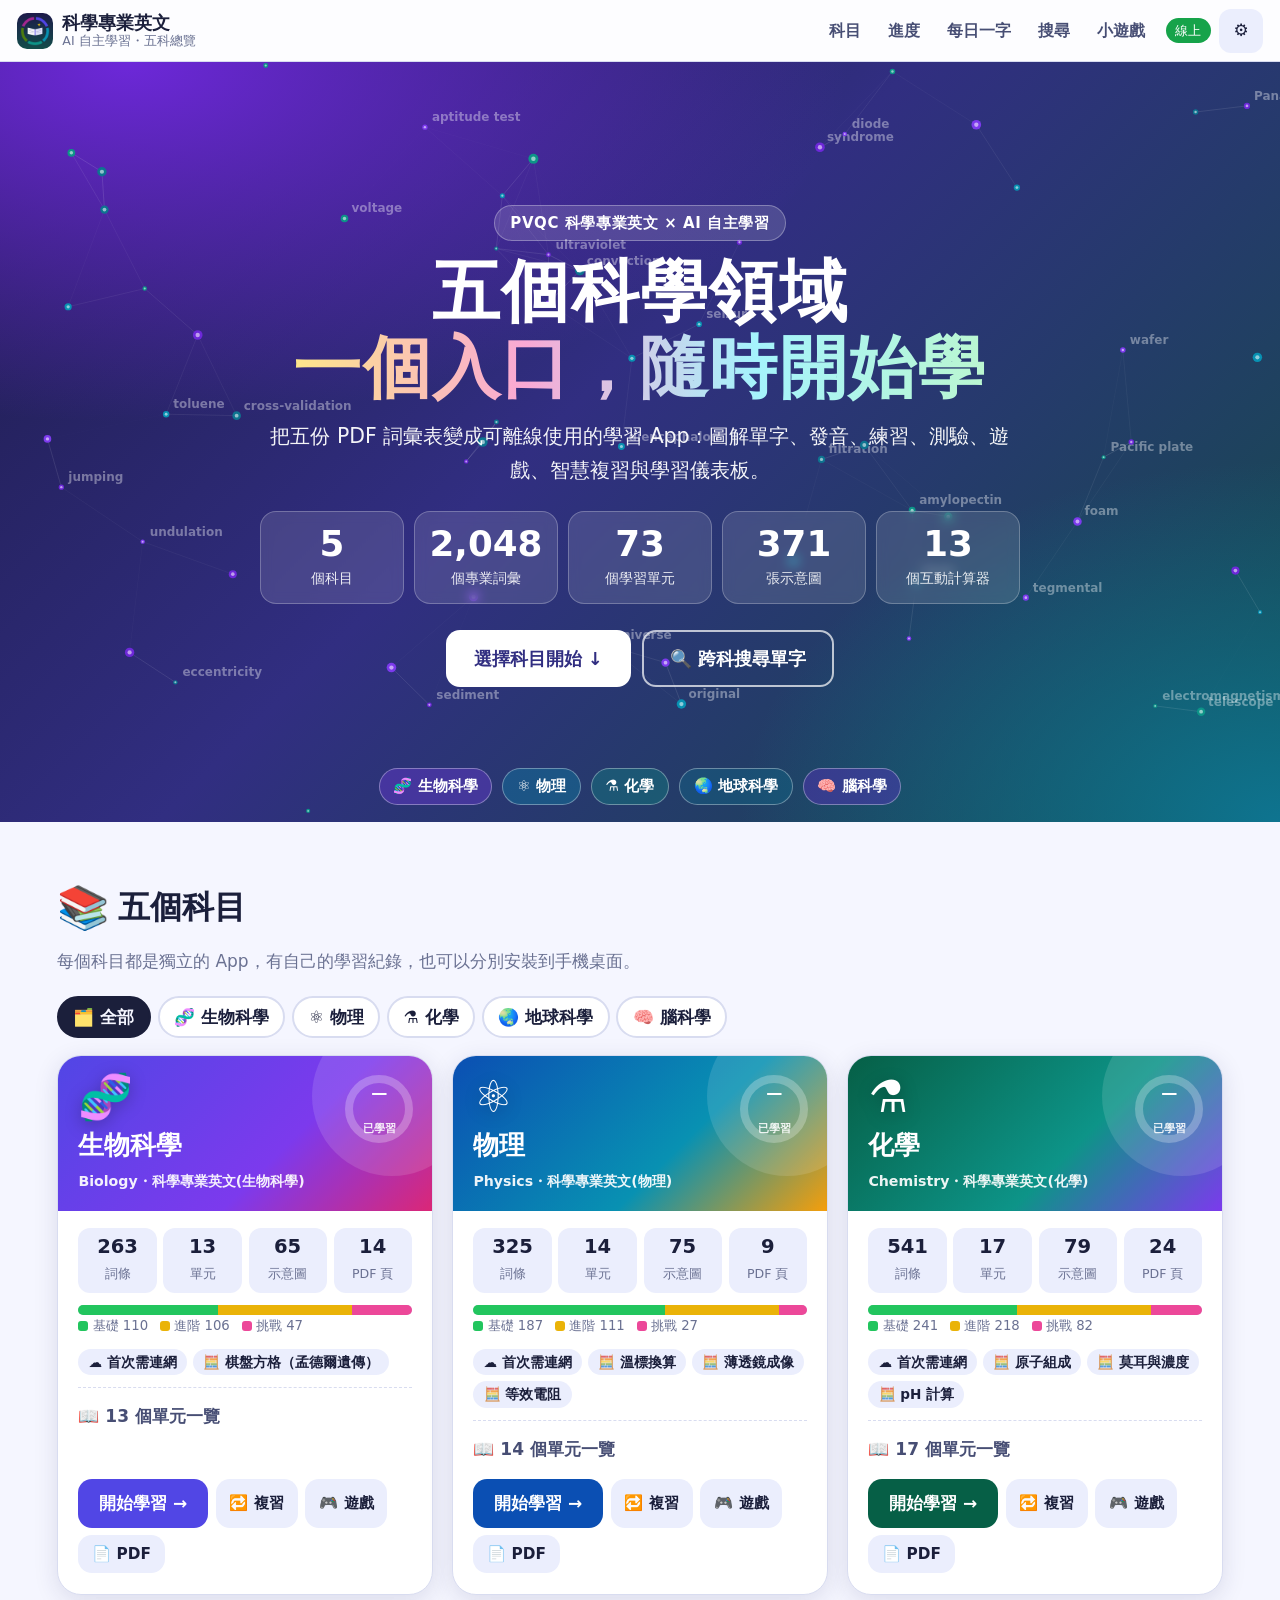
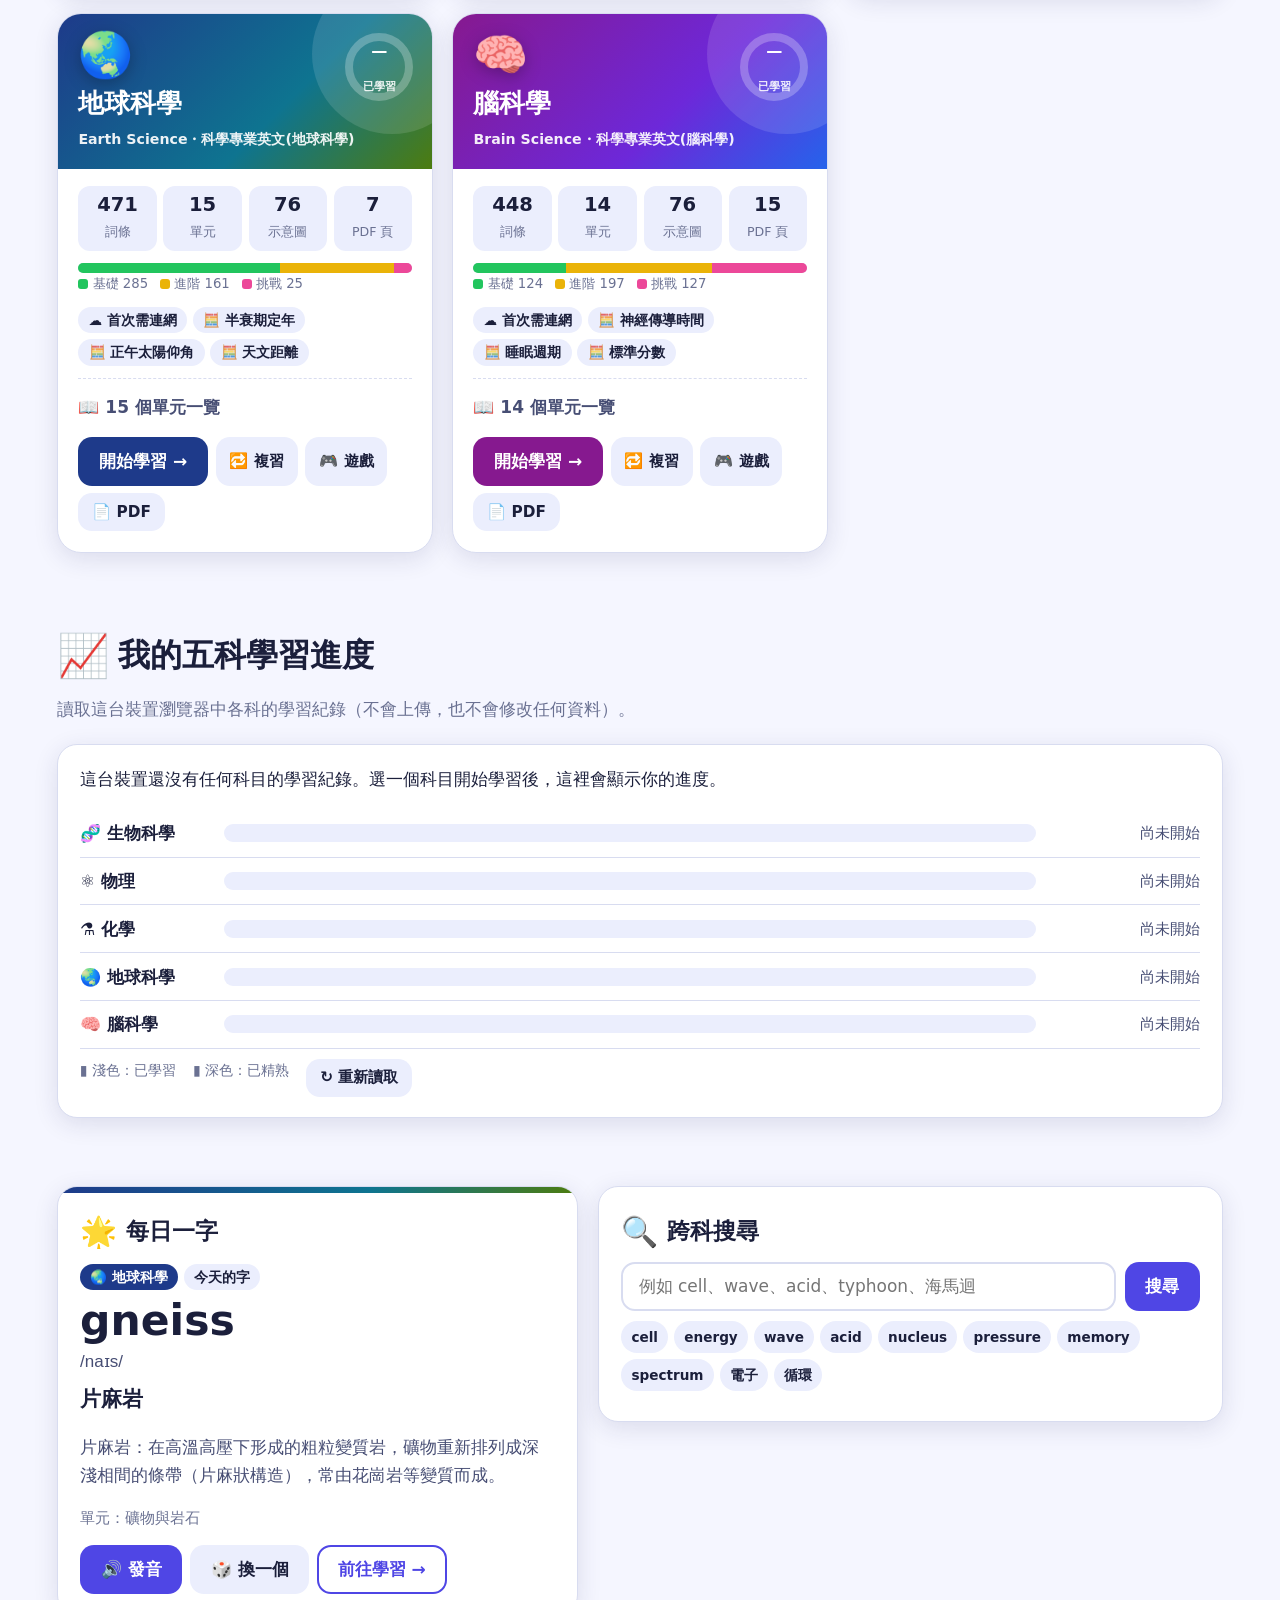
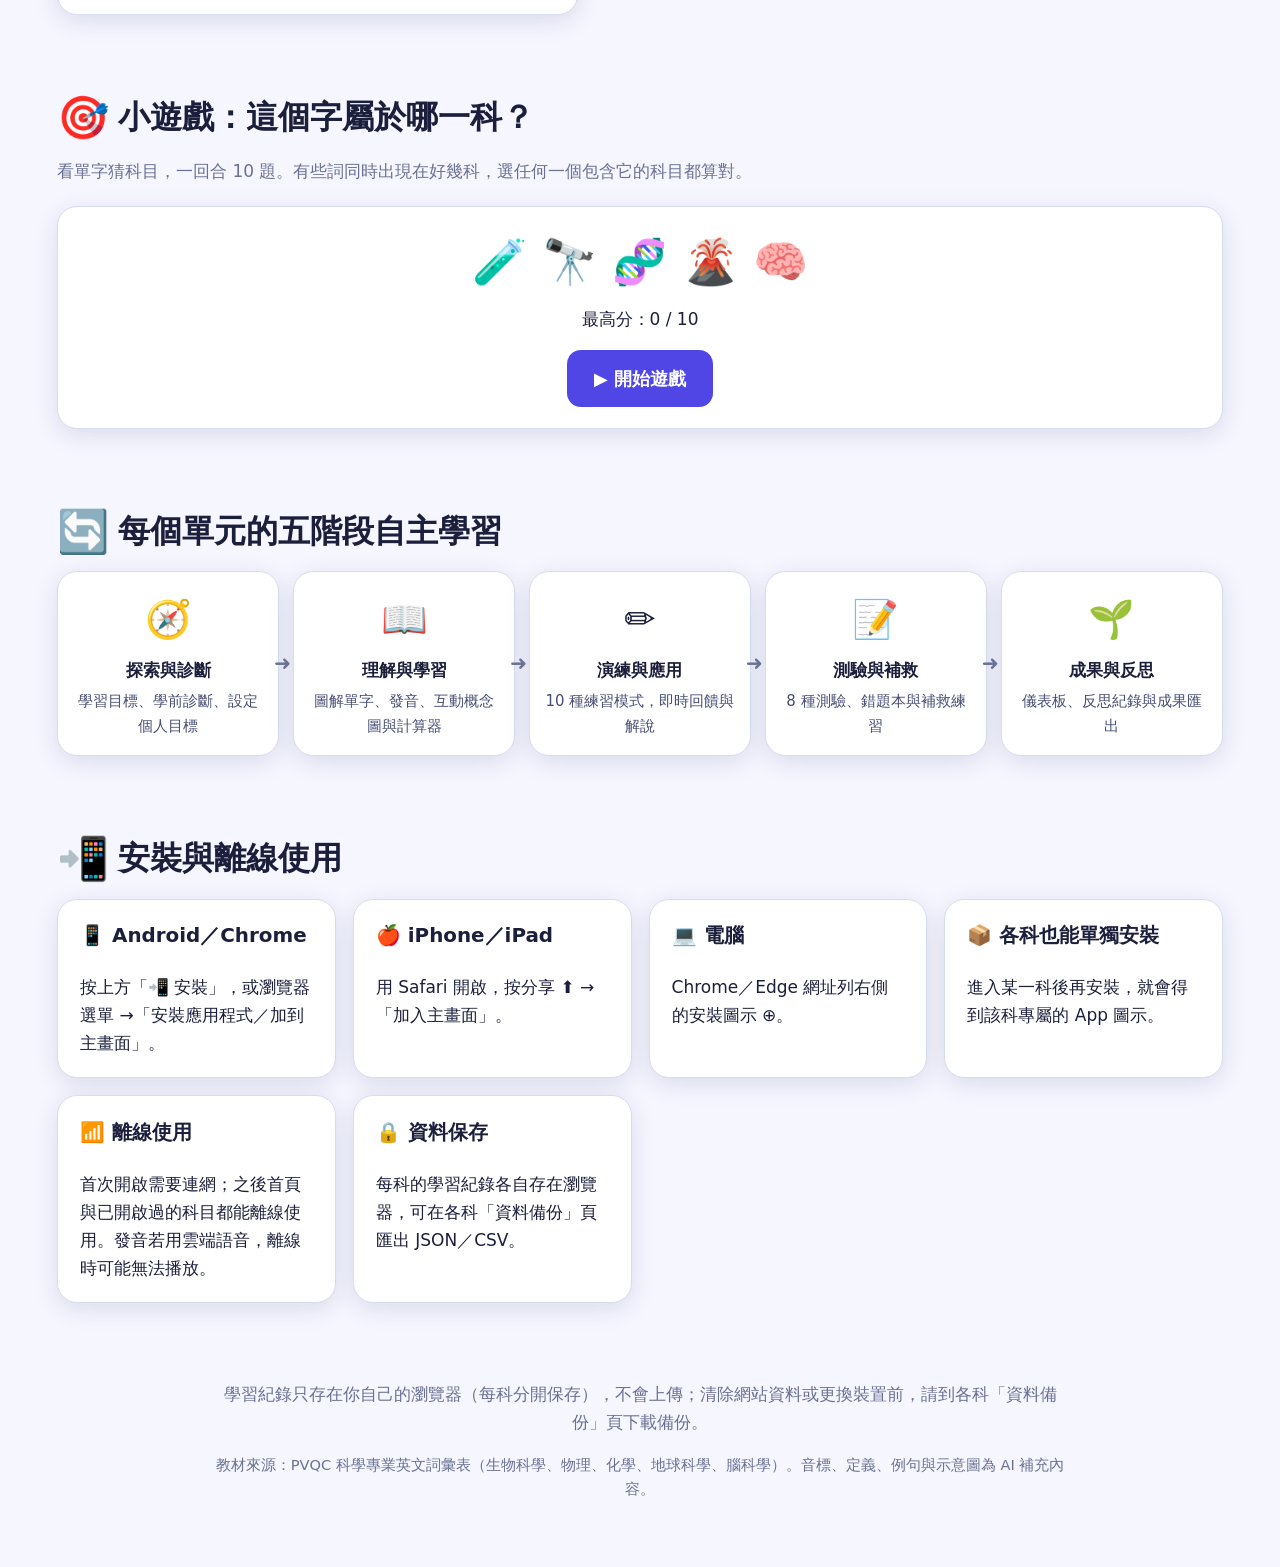
<file: index.html>
<!doctype html>
<html lang="zh-Hant-TW">
<head>
<meta charset="utf-8">
<meta name="viewport" content="width=device-width, initial-scale=1, viewport-fit=cover">
<title>科學專業英文 AI 自主學習｜五科總覽</title>
<meta name="description" content="生物科學、物理、化學、地球科學、腦科學五科專業英文自主學習 App 的總覽首頁：跨科搜尋、每日一字、學習進度與小遊戲，可安裝、可離線使用。">
<meta name="theme-color" content="#312e81">
<link rel="manifest" href="manifest.webmanifest">
<link rel="icon" href="icons/icon-192.png" type="image/png">
<link rel="apple-touch-icon" href="icons/apple-touch-icon.png">
<link rel="stylesheet" href="css/hub.css">
</head>
<body>
<a class="skip" href="#main" data-i18n="skip">跳到主要內容</a>
<header class="top" id="top">
  <a class="brand" href="#hero" aria-label="科學專業英文 AI 自主學習">
    <img src="icons/icon-192.png" alt="" width="36" height="36">
    <span class="brand-text"><b data-i18n="brand">科學專業英文</b><small data-i18n="brandSub">AI 自主學習・五科總覽</small></span>
  </a>
  <nav class="quick" aria-label="頁內導覽" id="quick-nav">
    <a href="#subjects" data-i18n="navSubjects">科目</a>
    <a href="#progress" data-i18n="navProgress">進度</a>
    <a href="#word" data-i18n="navWord">每日一字</a>
    <a href="#search" data-i18n="navSearch">搜尋</a>
    <a href="#game" data-i18n="navGame">小遊戲</a>
  </nav>
  <span class="net" id="net" role="status" aria-live="polite">線上</span>
  <button class="tbtn" id="btn-install" type="button" hidden>📲 <span data-i18n="install">安裝</span></button>
  <button class="tbtn" id="btn-settings" type="button" aria-haspopup="true" aria-expanded="false" aria-controls="settings">⚙️<span class="sr-only" data-i18n="settings">設定</span></button>
  <div class="settings" id="settings" hidden>
    <div class="set-row"><b data-i18n="setLang">語言</b><span class="seg" data-set="lang"><button data-v="zh">中文</button><button data-v="en">English</button></span></div>
    <div class="set-row"><b data-i18n="setTheme">色系</b><span class="seg" data-set="theme"><button data-v="system" data-i18n="system">系統</button><button data-v="light" data-i18n="light">亮色</button><button data-v="dark" data-i18n="dark">暗色</button></span></div>
    <div class="set-row"><b data-i18n="setFont">字體</b><span class="seg" data-set="font"><button data-v="s">A−</button><button data-v="m">A</button><button data-v="l">A+</button></span></div>
    <div class="set-row"><b data-i18n="setSound">音效</b><span class="seg" data-set="sound"><button data-v="on" data-i18n="on">開</button><button data-v="off" data-i18n="off">關</button></span></div>
    <div class="set-row"><b data-i18n="setMotion">動畫</b><span class="seg" data-set="motion"><button data-v="on" data-i18n="on">開</button><button data-v="off" data-i18n="off">關</button></span></div>
  </div>
</header>

<main id="main" tabindex="-1">
  <section class="hero" id="hero" aria-labelledby="hero-title">
    <canvas id="net-canvas" aria-hidden="true"></canvas>
    <div class="hero-inner">
      <p class="eyebrow" data-i18n="eyebrow">PVQC 科學專業英文 × AI 自主學習</p>
      <h1 id="hero-title"><span data-i18n="heroA">五個科學領域</span><br><span class="grad" data-i18n="heroB">一個入口，隨時開始學</span></h1>
      <p class="lead" data-i18n="lead">把五份 PDF 詞彙表變成可離線使用的學習 App：圖解單字、發音、練習、測驗、遊戲、智慧複習與學習儀表板。</p>
      <div class="stats" id="stats" aria-live="polite"></div>
      <div class="cta">
        <a class="btn big" href="#subjects" data-i18n="ctaStart">選擇科目開始 ↓</a>
        <a class="btn big ghost" href="#search" data-i18n="ctaSearch">🔍 跨科搜尋單字</a>
      </div>
    </div>
    <div class="orbit" aria-hidden="true" id="orbit"></div>
  </section>

  <section class="sec" id="subjects" aria-labelledby="sub-title">
    <h2 id="sub-title"><span class="ico">📚</span><span data-i18n="subTitle">五個科目</span></h2>
    <p class="sec-lead" data-i18n="subLead">每個科目都是獨立的 App，有自己的學習紀錄，也可以分別安裝到手機桌面。</p>
    <div class="filter" role="group" aria-label="篩選" id="filter"></div>
    <div class="cards" id="cards"></div>
  </section>

  <section class="sec" id="progress" aria-labelledby="prog-title">
    <h2 id="prog-title"><span class="ico">📈</span><span data-i18n="progTitle">我的五科學習進度</span></h2>
    <p class="sec-lead" data-i18n="progLead">讀取這台裝置瀏覽器中各科的學習紀錄（不會上傳，也不會修改任何資料）。</p>
    <div class="panel" id="prog-panel"></div>
  </section>

  <section class="sec two" aria-label="每日一字與跨科搜尋">
    <div id="word" class="panel word-card" aria-labelledby="word-title">
      <h2 id="word-title"><span class="ico">🌟</span><span data-i18n="wordTitle">每日一字</span></h2>
      <div id="word-body"></div>
    </div>
    <div id="search" class="panel" aria-labelledby="search-title">
      <h2 id="search-title"><span class="ico">🔍</span><span data-i18n="searchTitle">跨科搜尋</span></h2>
      <form id="search-form" role="search" class="search-form">
        <label class="sr-only" for="q" data-i18n="searchLabel">搜尋英文或中文</label>
        <input id="q" type="search" autocomplete="off" placeholder="例如 cell、wave、acid、typhoon、海馬迴">
        <button class="btn" type="submit" data-i18n="go">搜尋</button>
      </form>
      <div class="chips" id="search-hints"></div>
      <div id="results" aria-live="polite"></div>
    </div>
  </section>

  <section class="sec" id="game" aria-labelledby="game-title">
    <h2 id="game-title"><span class="ico">🎯</span><span data-i18n="gameTitle">小遊戲：這個字屬於哪一科？</span></h2>
    <p class="sec-lead" data-i18n="gameLead">看單字猜科目，一回合 10 題。有些詞同時出現在好幾科，選任何一個包含它的科目都算對。</p>
    <div class="panel" id="game-panel"></div>
  </section>

  <section class="sec" id="flow" aria-labelledby="flow-title">
    <h2 id="flow-title"><span class="ico">🔄</span><span data-i18n="flowTitle">每個單元的五階段自主學習</span></h2>
    <ol class="flow" id="flow-list"></ol>
  </section>

  <section class="sec" id="install" aria-labelledby="inst-title">
    <h2 id="inst-title"><span class="ico">📲</span><span data-i18n="instTitle">安裝與離線使用</span></h2>
    <div class="grid3" id="inst-grid"></div>
  </section>
</main>

<footer class="foot">
  <p data-i18n="foot1">學習紀錄只存在你自己的瀏覽器（每科分開保存），不會上傳；清除網站資料或更換裝置前，請到各科「資料備份」頁下載備份。</p>
  <p class="small" data-i18n="foot2">教材來源：PVQC 科學專業英文詞彙表（生物科學、物理、化學、地球科學、腦科學）。音標、定義、例句與示意圖為 AI 補充內容。</p>
</footer>
<div class="toast-box" id="toasts" aria-live="polite"></div>
<script type="module" src="js/hub.js"></script>
</body>
</html>
</file>
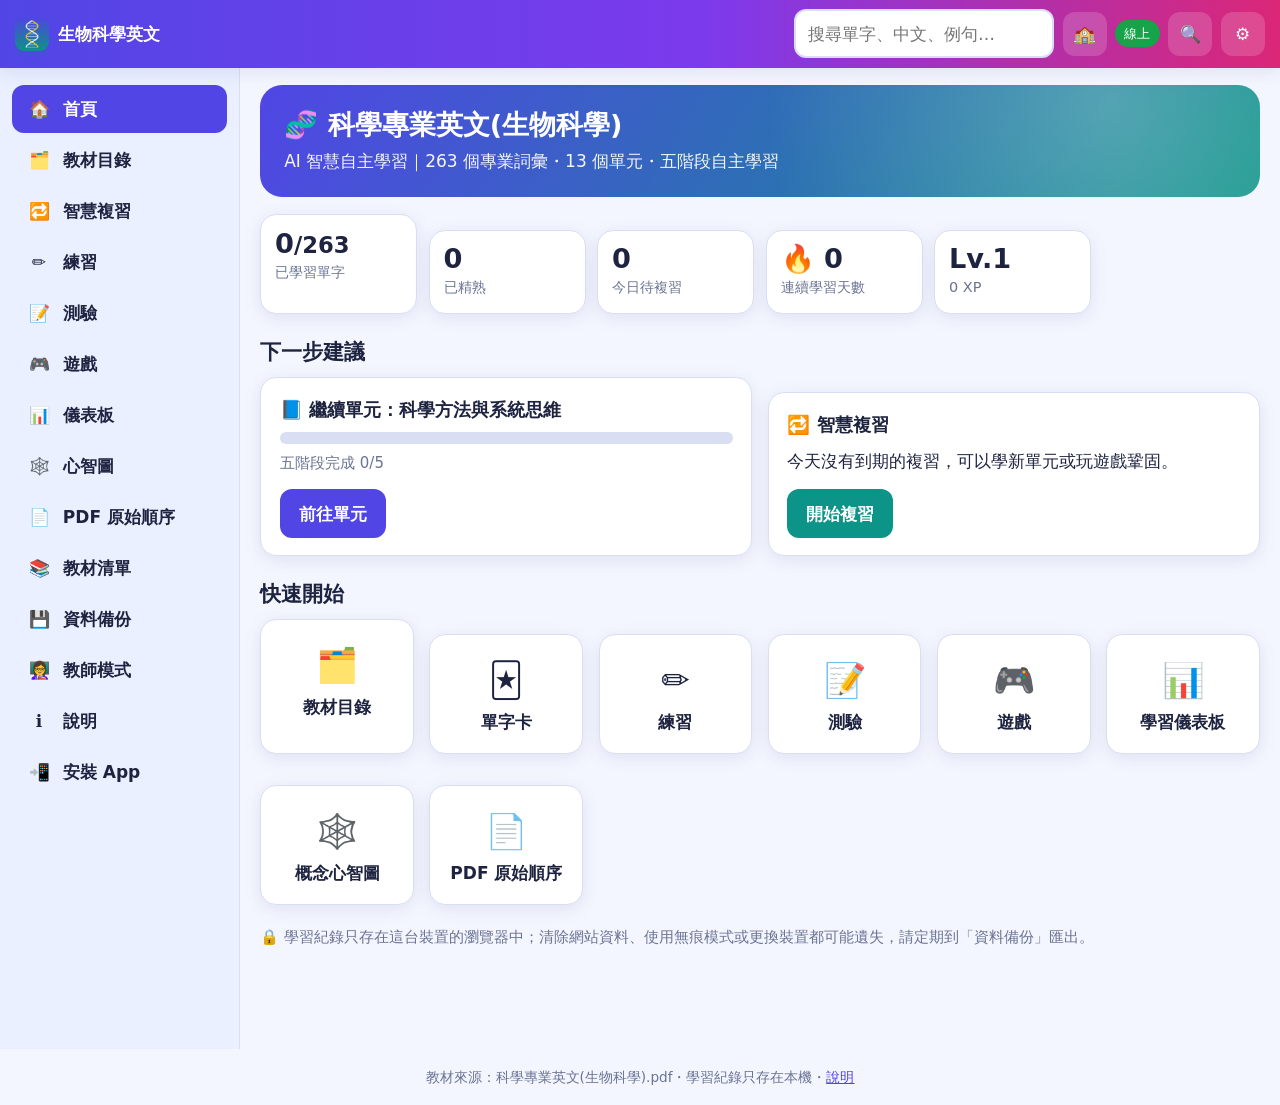
<file: biology/index.html>
<!doctype html>
<html lang="zh-Hant-TW">
<head>
<meta charset="utf-8">
<meta name="viewport" content="width=device-width, initial-scale=1, viewport-fit=cover">
<title>生物科學英文 AI 自主學習</title>
<meta name="description" content="將《科學專業英文(生物科學)》PDF 詞彙表轉換成可離線使用的自主學習 App：單字卡、發音、練習、測驗、遊戲、智慧複習與學習儀表板。">
<meta name="theme-color" content="#5146e5">
<link rel="manifest" href="manifest.webmanifest">
<link rel="icon" href="icons/icon-192.png" type="image/png">
<link rel="apple-touch-icon" href="icons/apple-touch-icon.png">
<link rel="stylesheet" href="css/app.css">
</head>
<body>
<a class="skip" href="#view" id="skip-link">跳到主要內容</a>
<div id="frame">
  <div class="device-badge" id="device-badge" role="status"></div>
  <header class="top">
    <a class="brand" href="#/" aria-label="回首頁">
      <img src="icons/icon-192.png" alt="">
      <span id="brand-title">生物科學英文</span>
    </a>
    <span class="spacer"></span>
    <form class="search-top" id="search-form" role="search">
      <label class="sr-only" for="search-input" id="search-label">全文搜尋</label>
      <input id="search-input" type="search" placeholder="搜尋單字、中文、例句…" autocomplete="off">
    </form>
    <a class="icon-btn" id="hub-link" href="../index.html" aria-label="回到科目總覽" title="回到科目總覽（五科首頁）">🏫</a>
    <span class="net" id="net-status" role="status" aria-live="polite">線上</span>
    <button class="icon-btn" id="btn-search-m" type="button" aria-label="搜尋">🔍</button>
    <button class="icon-btn" id="btn-settings" type="button" aria-label="顯示與操作設定" aria-haspopup="dialog">⚙️</button>
  </header>
  <div class="layout">
    <nav class="side" id="side-nav" aria-label="主選單"></nav>
    <div class="content">
    <nav id="crumbs" class="crumbs" aria-label="麵包屑"></nav>
    <main id="view" tabindex="-1">
      <noscript><p>這個 App 需要啟用 JavaScript 才能使用。</p></noscript>
      <p id="boot-msg">載入教材中…</p>
    </main>
    </div>
  </div>
  <nav class="tabbar" id="tab-nav" aria-label="快速選單"></nav>
  <footer class="bottom" id="footer"></footer>
</div>
<div class="toast-box" id="toasts" aria-live="polite"></div>
<dialog id="dlg" aria-labelledby="dlg-title"></dialog>
<script type="module" src="js/app.js"></script>
</body>
</html>
</file>
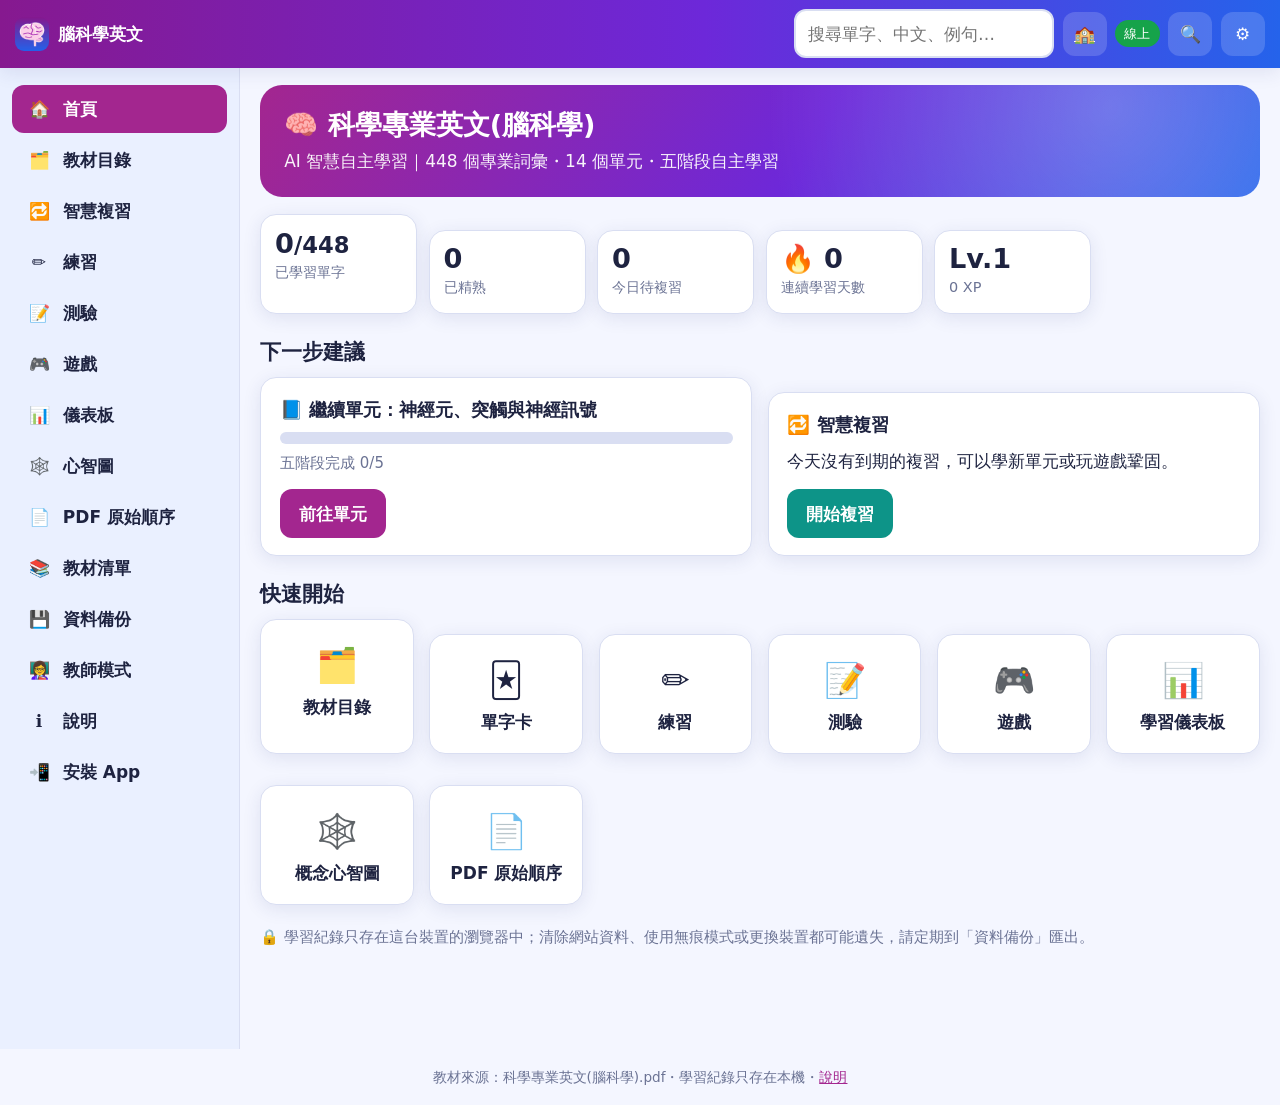
<file: brain-science/index.html>
<!doctype html>
<html lang="zh-Hant-TW">
<head>
<meta charset="utf-8">
<meta name="viewport" content="width=device-width, initial-scale=1, viewport-fit=cover">
<title>腦科學英文 AI 自主學習</title>
<meta name="description" content="將《科學專業英文(腦科學)》PDF 詞彙表轉換成可離線使用的自主學習 App：單字卡、發音、練習、測驗、遊戲、智慧複習與學習儀表板。">
<meta name="theme-color" content="#86198f">
<link rel="manifest" href="manifest.webmanifest">
<link rel="icon" href="icons/icon-192.png" type="image/png">
<link rel="apple-touch-icon" href="icons/apple-touch-icon.png">
<link rel="stylesheet" href="css/app.css">
</head>
<body>
<a class="skip" href="#view" id="skip-link">跳到主要內容</a>
<div id="frame">
  <div class="device-badge" id="device-badge" role="status"></div>
  <header class="top">
    <a class="brand" href="#/" aria-label="回首頁">
      <img src="icons/icon-192.png" alt="">
      <span id="brand-title">腦科學英文</span>
    </a>
    <span class="spacer"></span>
    <form class="search-top" id="search-form" role="search">
      <label class="sr-only" for="search-input" id="search-label">全文搜尋</label>
      <input id="search-input" type="search" placeholder="搜尋單字、中文、例句…" autocomplete="off">
    </form>
    <a class="icon-btn" id="hub-link" href="../index.html" aria-label="回到科目總覽" title="回到科目總覽（五科首頁）">🏫</a>
    <span class="net" id="net-status" role="status" aria-live="polite">線上</span>
    <button class="icon-btn" id="btn-search-m" type="button" aria-label="搜尋">🔍</button>
    <button class="icon-btn" id="btn-settings" type="button" aria-label="顯示與操作設定" aria-haspopup="dialog">⚙️</button>
  </header>
  <div class="layout">
    <nav class="side" id="side-nav" aria-label="主選單"></nav>
    <div class="content">
    <nav id="crumbs" class="crumbs" aria-label="麵包屑"></nav>
    <main id="view" tabindex="-1">
      <noscript><p>這個 App 需要啟用 JavaScript 才能使用。</p></noscript>
      <p id="boot-msg">載入教材中…</p>
    </main>
    </div>
  </div>
  <nav class="tabbar" id="tab-nav" aria-label="快速選單"></nav>
  <footer class="bottom" id="footer"></footer>
</div>
<div class="toast-box" id="toasts" aria-live="polite"></div>
<dialog id="dlg" aria-labelledby="dlg-title"></dialog>
<script type="module" src="js/app.js"></script>
</body>
</html>
</file>
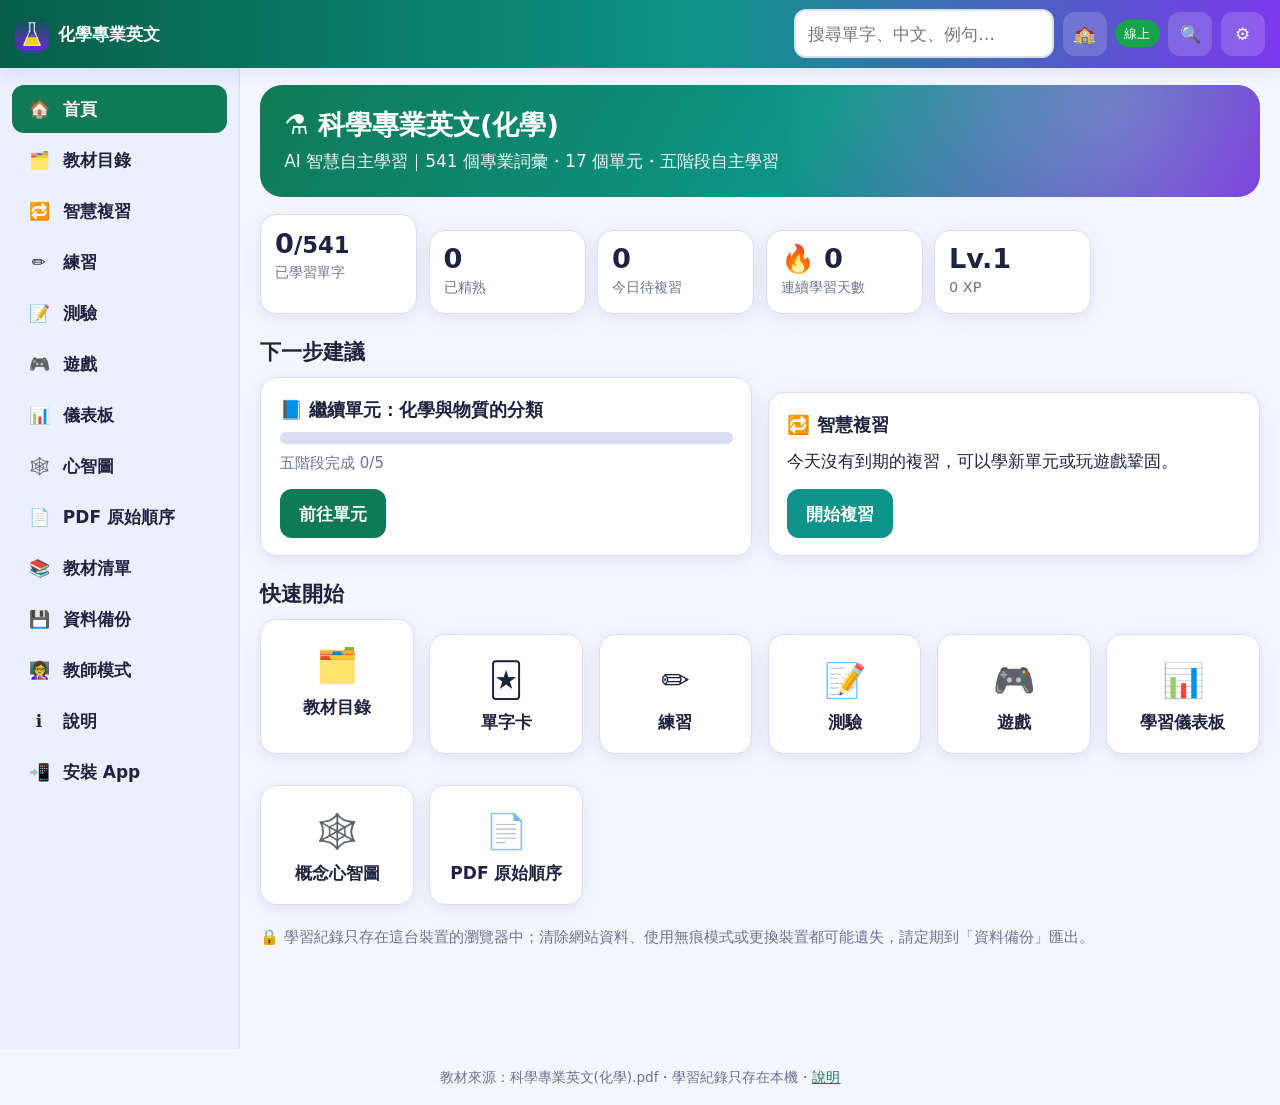
<file: chemistry/index.html>
<!doctype html>
<html lang="zh-Hant-TW">
<head>
<meta charset="utf-8">
<meta name="viewport" content="width=device-width, initial-scale=1, viewport-fit=cover">
<title>化學專業英文 AI 自主學習</title>
<meta name="description" content="將《科學專業英文(化學)》PDF 詞彙表轉換成可離線使用的自主學習 App：單字卡、發音、練習、測驗、遊戲、智慧複習與學習儀表板。">
<meta name="theme-color" content="#0f766e">
<link rel="manifest" href="manifest.webmanifest">
<link rel="icon" href="icons/icon-192.png" type="image/png">
<link rel="apple-touch-icon" href="icons/apple-touch-icon.png">
<link rel="stylesheet" href="css/app.css">
</head>
<body>
<a class="skip" href="#view" id="skip-link">跳到主要內容</a>
<div id="frame">
  <div class="device-badge" id="device-badge" role="status"></div>
  <header class="top">
    <a class="brand" href="#/" aria-label="回首頁">
      <img src="icons/icon-192.png" alt="">
      <span id="brand-title">化學專業英文</span>
    </a>
    <span class="spacer"></span>
    <form class="search-top" id="search-form" role="search">
      <label class="sr-only" for="search-input" id="search-label">全文搜尋</label>
      <input id="search-input" type="search" placeholder="搜尋單字、中文、例句…" autocomplete="off">
    </form>
    <a class="icon-btn" id="hub-link" href="../index.html" aria-label="回到科目總覽" title="回到科目總覽（五科首頁）">🏫</a>
    <span class="net" id="net-status" role="status" aria-live="polite">線上</span>
    <button class="icon-btn" id="btn-search-m" type="button" aria-label="搜尋">🔍</button>
    <button class="icon-btn" id="btn-settings" type="button" aria-label="顯示與操作設定" aria-haspopup="dialog">⚙️</button>
  </header>
  <div class="layout">
    <nav class="side" id="side-nav" aria-label="主選單"></nav>
    <div class="content">
    <nav id="crumbs" class="crumbs" aria-label="麵包屑"></nav>
    <main id="view" tabindex="-1">
      <noscript><p>這個 App 需要啟用 JavaScript 才能使用。</p></noscript>
      <p id="boot-msg">載入教材中…</p>
    </main>
    </div>
  </div>
  <nav class="tabbar" id="tab-nav" aria-label="快速選單"></nav>
  <footer class="bottom" id="footer"></footer>
</div>
<div class="toast-box" id="toasts" aria-live="polite"></div>
<dialog id="dlg" aria-labelledby="dlg-title"></dialog>
<script type="module" src="js/app.js"></script>
</body>
</html>
</file>
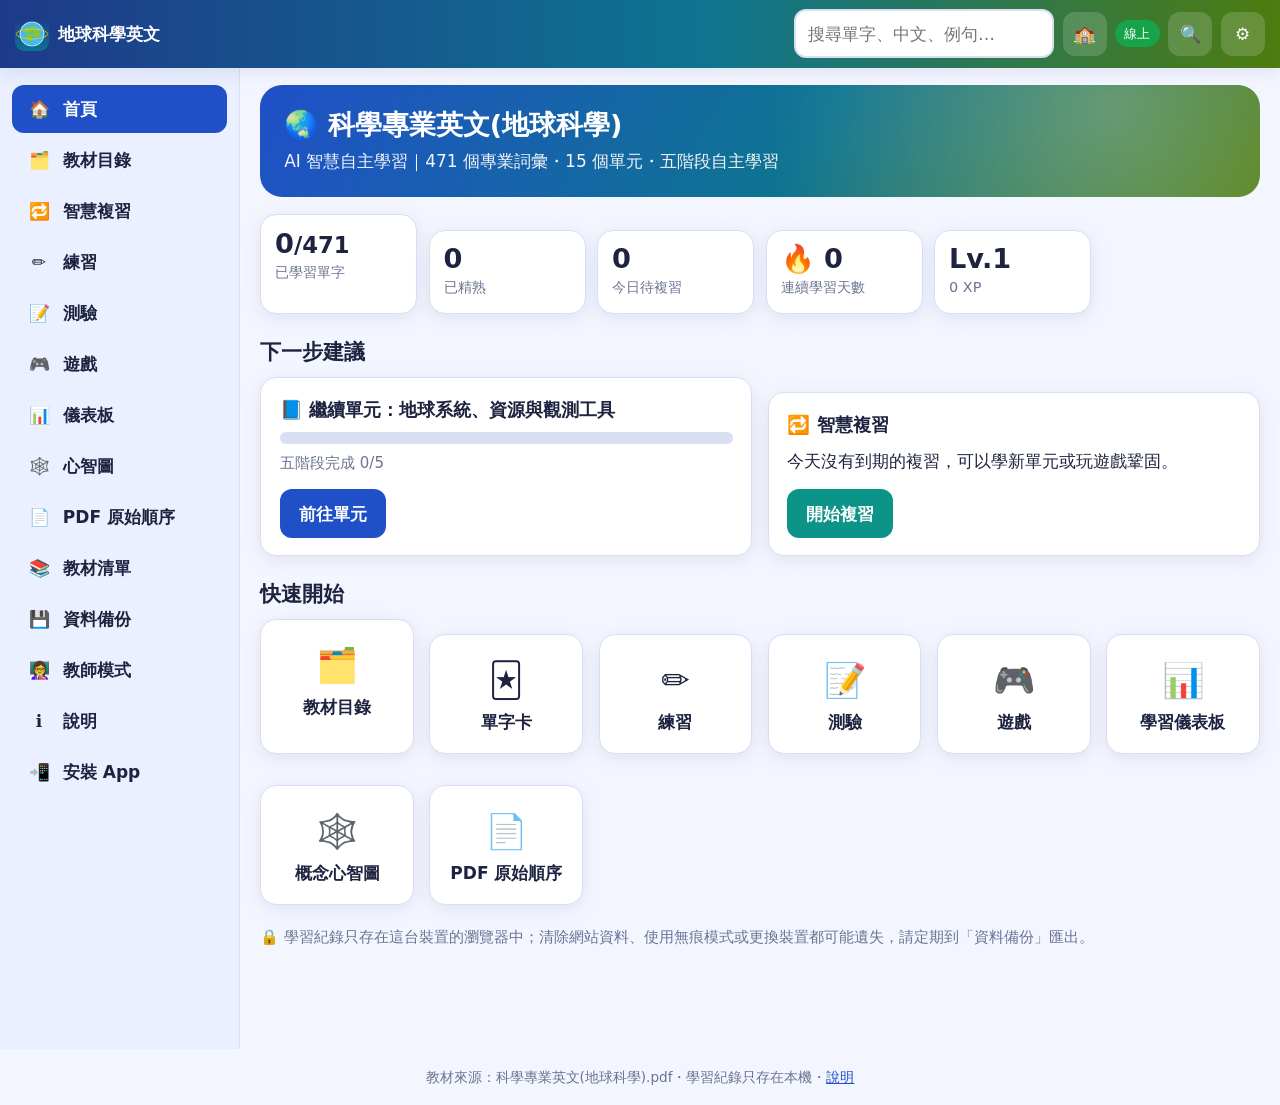
<file: earth-science/index.html>
<!doctype html>
<html lang="zh-Hant-TW">
<head>
<meta charset="utf-8">
<meta name="viewport" content="width=device-width, initial-scale=1, viewport-fit=cover">
<title>地球科學英文 AI 自主學習</title>
<meta name="description" content="將《科學專業英文(地球科學)》PDF 詞彙表轉換成可離線使用的自主學習 App：單字卡、發音、練習、測驗、遊戲、智慧複習與學習儀表板。">
<meta name="theme-color" content="#1e40af">
<link rel="manifest" href="manifest.webmanifest">
<link rel="icon" href="icons/icon-192.png" type="image/png">
<link rel="apple-touch-icon" href="icons/apple-touch-icon.png">
<link rel="stylesheet" href="css/app.css">
</head>
<body>
<a class="skip" href="#view" id="skip-link">跳到主要內容</a>
<div id="frame">
  <div class="device-badge" id="device-badge" role="status"></div>
  <header class="top">
    <a class="brand" href="#/" aria-label="回首頁">
      <img src="icons/icon-192.png" alt="">
      <span id="brand-title">地球科學英文</span>
    </a>
    <span class="spacer"></span>
    <form class="search-top" id="search-form" role="search">
      <label class="sr-only" for="search-input" id="search-label">全文搜尋</label>
      <input id="search-input" type="search" placeholder="搜尋單字、中文、例句…" autocomplete="off">
    </form>
    <a class="icon-btn" id="hub-link" href="../index.html" aria-label="回到科目總覽" title="回到科目總覽（五科首頁）">🏫</a>
    <span class="net" id="net-status" role="status" aria-live="polite">線上</span>
    <button class="icon-btn" id="btn-search-m" type="button" aria-label="搜尋">🔍</button>
    <button class="icon-btn" id="btn-settings" type="button" aria-label="顯示與操作設定" aria-haspopup="dialog">⚙️</button>
  </header>
  <div class="layout">
    <nav class="side" id="side-nav" aria-label="主選單"></nav>
    <div class="content">
    <nav id="crumbs" class="crumbs" aria-label="麵包屑"></nav>
    <main id="view" tabindex="-1">
      <noscript><p>這個 App 需要啟用 JavaScript 才能使用。</p></noscript>
      <p id="boot-msg">載入教材中…</p>
    </main>
    </div>
  </div>
  <nav class="tabbar" id="tab-nav" aria-label="快速選單"></nav>
  <footer class="bottom" id="footer"></footer>
</div>
<div class="toast-box" id="toasts" aria-live="polite"></div>
<dialog id="dlg" aria-labelledby="dlg-title"></dialog>
<script type="module" src="js/app.js"></script>
</body>
</html>
</file>
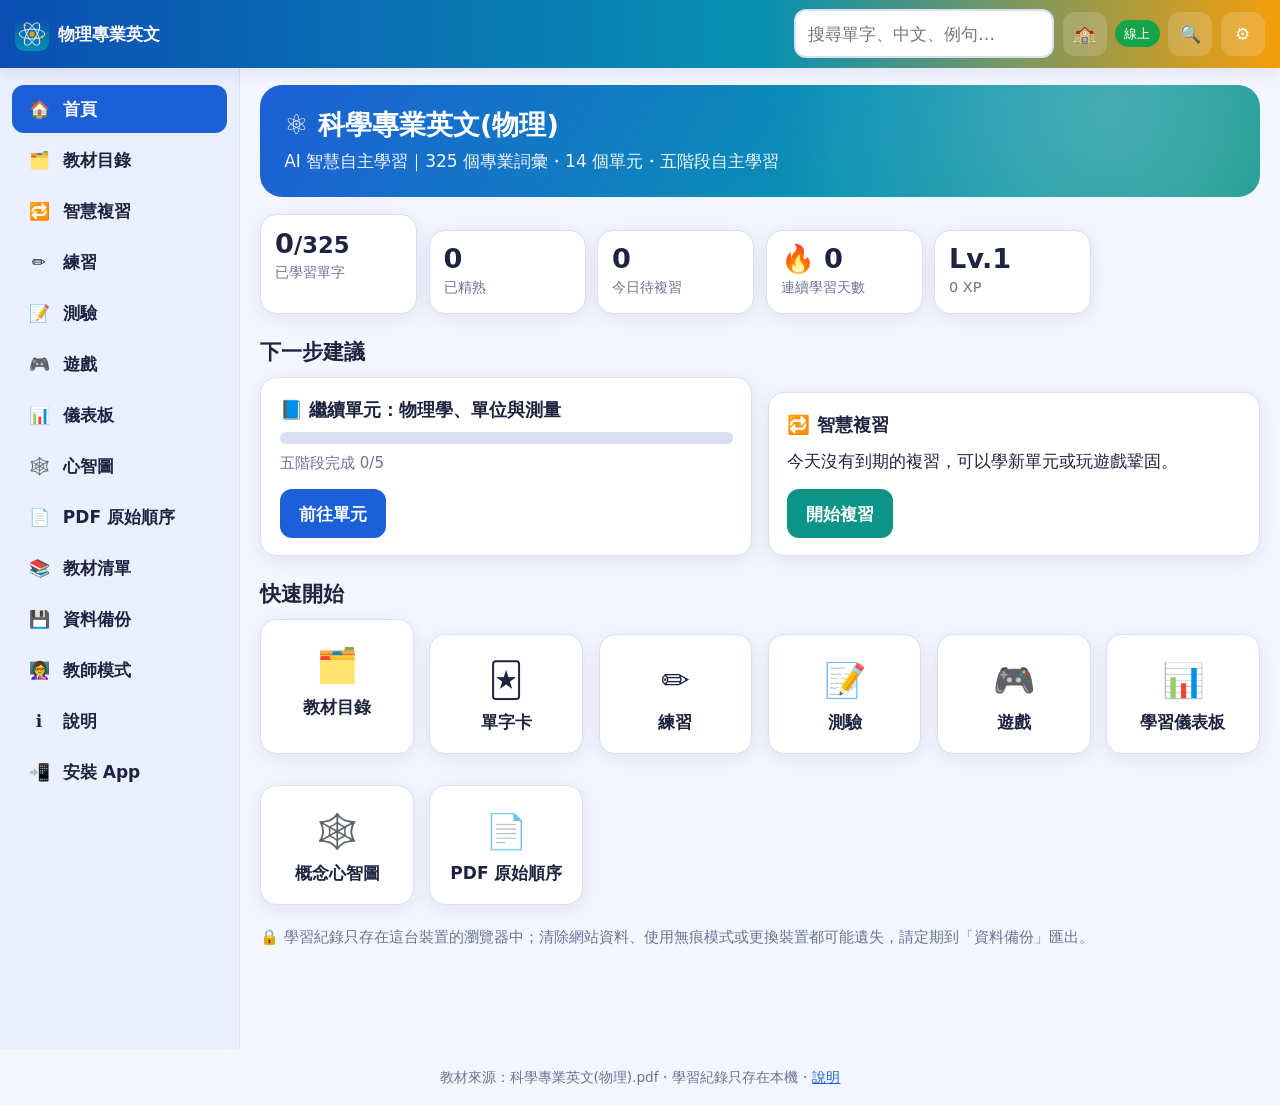
<file: physics/index.html>
<!doctype html>
<html lang="zh-Hant-TW">
<head>
<meta charset="utf-8">
<meta name="viewport" content="width=device-width, initial-scale=1, viewport-fit=cover">
<title>物理專業英文 AI 自主學習</title>
<meta name="description" content="將《科學專業英文(物理)》PDF 詞彙表轉換成可離線使用的自主學習 App：單字卡、發音、練習、測驗、遊戲、智慧複習與學習儀表板。">
<meta name="theme-color" content="#0b6bcb">
<link rel="manifest" href="manifest.webmanifest">
<link rel="icon" href="icons/icon-192.png" type="image/png">
<link rel="apple-touch-icon" href="icons/apple-touch-icon.png">
<link rel="stylesheet" href="css/app.css">
</head>
<body>
<a class="skip" href="#view" id="skip-link">跳到主要內容</a>
<div id="frame">
  <div class="device-badge" id="device-badge" role="status"></div>
  <header class="top">
    <a class="brand" href="#/" aria-label="回首頁">
      <img src="icons/icon-192.png" alt="">
      <span id="brand-title">物理專業英文</span>
    </a>
    <span class="spacer"></span>
    <form class="search-top" id="search-form" role="search">
      <label class="sr-only" for="search-input" id="search-label">全文搜尋</label>
      <input id="search-input" type="search" placeholder="搜尋單字、中文、例句…" autocomplete="off">
    </form>
    <a class="icon-btn" id="hub-link" href="../index.html" aria-label="回到科目總覽" title="回到科目總覽（五科首頁）">🏫</a>
    <span class="net" id="net-status" role="status" aria-live="polite">線上</span>
    <button class="icon-btn" id="btn-search-m" type="button" aria-label="搜尋">🔍</button>
    <button class="icon-btn" id="btn-settings" type="button" aria-label="顯示與操作設定" aria-haspopup="dialog">⚙️</button>
  </header>
  <div class="layout">
    <nav class="side" id="side-nav" aria-label="主選單"></nav>
    <div class="content">
    <nav id="crumbs" class="crumbs" aria-label="麵包屑"></nav>
    <main id="view" tabindex="-1">
      <noscript><p>這個 App 需要啟用 JavaScript 才能使用。</p></noscript>
      <p id="boot-msg">載入教材中…</p>
    </main>
    </div>
  </div>
  <nav class="tabbar" id="tab-nav" aria-label="快速選單"></nav>
  <footer class="bottom" id="footer"></footer>
</div>
<div class="toast-box" id="toasts" aria-live="polite"></div>
<dialog id="dlg" aria-labelledby="dlg-title"></dialog>
<script type="module" src="js/app.js"></script>
</body>
</html>
</file>
<file: css/hub.css>
/* 科學專業英文 五科總覽首頁 */
:root {
  --fs: 17px;
  --bg: #f5f6ff;
  --bg2: #ebeefd;
  --card: #ffffff;
  --ink: #1b1f3b;
  --ink2: #474e74;
  --muted: #6a7192;
  --line: #d8dcf0;
  --pri: #4f46e5;
  --pri-ink: #ffffff;
  --ok: #15803d;
  --ok-soft: #dcfce7;
  --no: #c81e3a;
  --no-soft: #ffe1e6;
  --shadow: 0 6px 24px rgba(30, 35, 90, .12);
  --radius: 20px;
  color-scheme: light;
}
:root[data-theme="dark"] {
  --bg: #0f1126;
  --bg2: #171a36;
  --card: #1d2143;
  --ink: #eef0ff;
  --ink2: #c4c9ec;
  --muted: #9aa0c8;
  --line: #333a6a;
  --pri: #8b85ff;
  --pri-ink: #10122a;
  --ok: #4ade80;
  --ok-soft: #12391f;
  --no: #fb7185;
  --no-soft: #4a1520;
  --shadow: 0 6px 24px rgba(0, 0, 0, .4);
  color-scheme: dark;
}
* { box-sizing: border-box; }
html { font-size: var(--fs); scroll-behavior: smooth; -webkit-text-size-adjust: 100%; }
body { margin: 0; background: var(--bg); color: var(--ink); font-family: "Noto Sans TC", "Microsoft JhengHei", "PingFang TC", system-ui, sans-serif; line-height: 1.65; overflow-x: hidden; }
a { color: var(--pri); }
button, input { font: inherit; color: inherit; }
:focus-visible { outline: 3px solid #f59e0b; outline-offset: 2px; }
.sr-only { position: absolute; width: 1px; height: 1px; overflow: hidden; clip: rect(0 0 0 0); white-space: nowrap; }
.skip { position: absolute; left: -999px; top: 0; z-index: 100; background: var(--pri); color: var(--pri-ink); padding: .5rem 1rem; }
.skip:focus { left: 8px; top: 8px; }
.small { font-size: .86rem; }
.muted { color: var(--muted); }

/* ---------- 頂部列 ---------- */
header.top {
  position: sticky; top: 0; z-index: 50; display: flex; align-items: center; gap: .5rem; padding: .5rem 1rem;
  background: rgba(255, 255, 255, .78); backdrop-filter: saturate(1.6) blur(12px); -webkit-backdrop-filter: saturate(1.6) blur(12px);
  border-bottom: 1px solid var(--line);
}
:root[data-theme="dark"] header.top { background: rgba(15, 17, 38, .8); }
.brand { display: flex; align-items: center; gap: .55rem; text-decoration: none; color: var(--ink); min-width: 0; margin-right: auto; }
.brand img { border-radius: 10px; flex: none; }
.brand-text { display: flex; flex-direction: column; line-height: 1.15; min-width: 0; }
.brand-text b { font-size: 1.05rem; white-space: nowrap; }
.brand-text small { color: var(--muted); font-size: .74rem; white-space: nowrap; overflow: hidden; text-overflow: ellipsis; }
.quick { display: flex; gap: .2rem; }
.quick a { padding: .4rem .7rem; border-radius: 99px; text-decoration: none; color: var(--ink2); font-weight: 700; font-size: .92rem; }
.quick a:hover { background: var(--bg2); color: var(--ink); }
.net { font-size: .76rem; padding: .12rem .55rem; border-radius: 99px; background: #16a34a; color: #fff; white-space: nowrap; }
.net.off { background: #b91c1c; }
.tbtn { min-width: 44px; min-height: 44px; border: 0; border-radius: 12px; background: var(--bg2); cursor: pointer; font-weight: 700; padding: .3rem .6rem; }
.tbtn:hover { filter: brightness(.96); }
.settings { position: absolute; right: .8rem; top: calc(100% + .4rem); width: min(340px, calc(100vw - 1.6rem)); background: var(--card); border: 1px solid var(--line); border-radius: 18px; box-shadow: var(--shadow); padding: .6rem .9rem; }
.set-row { display: flex; align-items: center; justify-content: space-between; gap: .6rem; padding: .45rem 0; border-bottom: 1px solid var(--line); flex-wrap: wrap; }
.set-row:last-child { border-bottom: 0; }
.seg { display: inline-flex; gap: .2rem; flex-wrap: wrap; }
.seg button { border: 2px solid var(--line); background: var(--card); border-radius: 10px; padding: .2rem .55rem; min-height: 38px; cursor: pointer; font-weight: 600; }
.seg button[aria-pressed="true"] { background: var(--pri); color: var(--pri-ink); border-color: var(--pri); }

/* ---------- 主視覺 ---------- */
.hero { position: relative; overflow: hidden; min-height: min(86vh, 760px); display: grid; place-items: center; padding: 3.5rem 1rem 3rem; color: #fff;
  background: radial-gradient(1200px 600px at 10% 0%, #6d28d9 0%, transparent 60%), radial-gradient(900px 600px at 100% 100%, #0e7490 0%, transparent 60%), linear-gradient(135deg, #1e1b4b, #312e81 45%, #134e4a); }
#net-canvas { position: absolute; inset: 0; width: 100%; height: 100%; }
.hero-inner { position: relative; z-index: 2; max-width: 980px; text-align: center; }
.eyebrow { display: inline-block; margin: 0 0 .8rem; padding: .25rem .9rem; border-radius: 99px; background: rgba(255, 255, 255, .14); border: 1px solid rgba(255, 255, 255, .3); font-weight: 700; font-size: .88rem; letter-spacing: .04em; }
.hero h1 { font-size: clamp(2rem, 6.4vw, 4rem); line-height: 1.12; margin: 0 0 .8rem; letter-spacing: .02em; }
.grad { background: linear-gradient(90deg, #fde68a, #f9a8d4, #a5f3fc, #bbf7d0); -webkit-background-clip: text; background-clip: text; color: transparent; }
.lead { font-size: clamp(1rem, 2.2vw, 1.2rem); max-width: 760px; margin: 0 auto 1.4rem; opacity: .95; }
.stats { display: grid; grid-template-columns: repeat(5, minmax(0, 1fr)); gap: .6rem; max-width: 860px; margin: 0 auto 1.5rem; }
.stat { background: rgba(255, 255, 255, .12); border: 1px solid rgba(255, 255, 255, .25); border-radius: 16px; padding: .7rem .4rem; backdrop-filter: blur(6px); }
.stat b { display: block; font-size: clamp(1.4rem, 3.4vw, 2.1rem); line-height: 1.1; font-variant-numeric: tabular-nums; }
.stat span { font-size: .82rem; opacity: .9; }
.cta { display: flex; gap: .7rem; justify-content: center; flex-wrap: wrap; }
.orbit { position: absolute; inset: auto 0 1rem 0; z-index: 2; display: flex; justify-content: center; gap: .6rem; flex-wrap: wrap; padding: 0 1rem; }
.orbit a { display: inline-flex; align-items: center; gap: .3rem; padding: .3rem .8rem; border-radius: 99px; color: #fff; text-decoration: none; font-weight: 700; font-size: .9rem; border: 1px solid rgba(255, 255, 255, .35); background: rgba(255, 255, 255, .1); transition: transform .2s, background .2s; }
.orbit a:hover { transform: translateY(-3px); background: rgba(255, 255, 255, .22); }

.btn { display: inline-flex; align-items: center; justify-content: center; gap: .4rem; min-height: 44px; padding: .5rem 1.1rem; border-radius: 14px; border: 2px solid transparent; background: var(--pri); color: var(--pri-ink); font-weight: 800; text-decoration: none; cursor: pointer; transition: transform .1s, filter .15s; }
.btn:hover { filter: brightness(1.08); }
.btn:active { transform: scale(.97); }
.btn.big { min-height: 52px; padding: .7rem 1.5rem; font-size: 1.05rem; }
.hero .btn { background: #fff; color: #312e81; }
.hero .btn.ghost { background: transparent; color: #fff; border-color: rgba(255, 255, 255, .7); }
.btn.ghost { background: transparent; color: var(--pri); border-color: var(--pri); }
.btn.soft { background: var(--bg2); color: var(--ink); }
.btn.small { min-height: 36px; padding: .25rem .7rem; font-size: .9rem; }

/* ---------- 區段 ---------- */
.sec { max-width: 1200px; margin: 0 auto; padding: 3rem 1rem 1rem; }
.sec h2 { display: flex; align-items: center; gap: .5rem; font-size: clamp(1.4rem, 3vw, 1.9rem); margin: 0 0 .3rem; }
.sec h2 .ico { font-size: 1.3em; }
.sec-lead { color: var(--muted); margin: 0 0 1.2rem; }
.sec.two { display: grid; grid-template-columns: 1fr 1.2fr; gap: 1.2rem; align-items: start; }
.sec.two h2 { font-size: 1.35rem; }
.panel { background: var(--card); border: 1px solid var(--line); border-radius: var(--radius); box-shadow: var(--shadow); padding: 1.2rem 1.3rem; min-width: 0; }
.filter { display: flex; flex-wrap: wrap; gap: .4rem; margin-bottom: 1rem; }
.filter button { border: 2px solid var(--line); background: var(--card); border-radius: 99px; padding: .3rem .85rem; min-height: 40px; cursor: pointer; font-weight: 700; }
.filter button[aria-pressed="true"] { background: var(--ink); color: var(--bg); border-color: var(--ink); }

/* ---------- 科目卡 ---------- */
.cards { display: grid; gap: 1.1rem; grid-template-columns: repeat(auto-fill, minmax(min(330px, 100%), 1fr)); }
.card { position: relative; background: var(--card); border: 1px solid var(--line); border-radius: 24px; box-shadow: var(--shadow); overflow: hidden; display: flex; flex-direction: column;
  transform-style: preserve-3d; transition: transform .25s ease, box-shadow .25s; will-change: transform; }
.card:hover { box-shadow: 0 16px 40px rgba(30, 35, 90, .22); }
.card.hidden { display: none; }
.card-head { position: relative; padding: 1.1rem 1.2rem 1rem; color: #fff; overflow: hidden; }
.card-head::after { content: ""; position: absolute; right: -40px; top: -40px; width: 160px; height: 160px; border-radius: 50%; background: rgba(255, 255, 255, .12); }
.card-head .emoji { font-size: 2.6rem; line-height: 1; filter: drop-shadow(0 4px 8px rgba(0, 0, 0, .25)); }
.card-head h3 { margin: .3rem 0 0; font-size: 1.5rem; }
.card-head small { opacity: .92; font-weight: 600; }
.ring { position: absolute; right: 1rem; top: 1rem; width: 72px; height: 72px; z-index: 1; }
.ring svg { width: 100%; height: 100%; transform: rotate(-90deg); }
.ring b { position: absolute; inset: 0; display: grid; place-items: center; font-size: .95rem; text-align: center; line-height: 1.1; }
.ring b small { display: block; font-size: .62rem; font-weight: 600; opacity: .9; }
.card-body { padding: 1rem 1.2rem 1.2rem; display: flex; flex-direction: column; gap: .7rem; flex: 1; }
.facts { display: grid; grid-template-columns: repeat(4, minmax(0, 1fr)); gap: .4rem; text-align: center; }
.facts div { background: var(--bg2); border-radius: 12px; padding: .4rem .2rem; }
.facts b { display: block; font-size: 1.15rem; line-height: 1.2; }
.facts span { font-size: .74rem; color: var(--muted); }
.levels { display: flex; height: 10px; border-radius: 99px; overflow: hidden; background: var(--line); }
.levels i { display: block; height: 100%; }
.lv-legend { display: flex; gap: .7rem; font-size: .78rem; color: var(--muted); flex-wrap: wrap; }
.lv-legend i { display: inline-block; width: 10px; height: 10px; border-radius: 3px; margin-right: .25rem; vertical-align: -1px; }
.chips { display: flex; flex-wrap: wrap; gap: .35rem; }
.chip { display: inline-flex; align-items: center; gap: .25rem; padding: .12rem .6rem; border-radius: 99px; font-size: .8rem; font-weight: 700; background: var(--bg2); color: var(--ink); border: 0; cursor: default; }
button.chip { cursor: pointer; min-height: 32px; }
.card-actions { display: flex; flex-wrap: wrap; gap: .45rem; margin-top: auto; }
.units { border-top: 1px dashed var(--line); padding-top: .6rem; }
.units summary { cursor: pointer; font-weight: 800; color: var(--ink2); min-height: 36px; display: flex; align-items: center; }
.units ol { margin: .4rem 0 0; padding-left: 1.4rem; display: grid; gap: .15rem; }
.units a { text-decoration: none; color: var(--ink); }
.units a:hover { text-decoration: underline; }
.units .n { color: var(--muted); font-size: .8rem; }

/* ---------- 進度 ---------- */
.prog-row { display: grid; grid-template-columns: 130px 1fr 150px; gap: .8rem; align-items: center; padding: .55rem 0; border-bottom: 1px solid var(--line); }
.prog-row:last-child { border-bottom: 0; }
.prog-name { font-weight: 800; display: flex; gap: .4rem; align-items: center; text-decoration: none; color: var(--ink); }
.bar { position: relative; height: 18px; border-radius: 99px; background: var(--bg2); overflow: hidden; }
.bar i { position: absolute; left: 0; top: 0; bottom: 0; border-radius: 99px; transition: width .9s cubic-bezier(.2, .8, .2, 1); }
.bar i.learned { opacity: .4; }
.prog-num { font-size: .86rem; color: var(--ink2); text-align: right; }
.prog-legend { display: flex; gap: 1rem; flex-wrap: wrap; font-size: .82rem; color: var(--muted); margin-top: .6rem; }

/* ---------- 每日一字 ---------- */
.word-card { position: relative; overflow: hidden; }
.word-card::before { content: ""; position: absolute; inset: 0 0 auto 0; height: 6px; background: var(--wc, linear-gradient(90deg, #4f46e5, #db2777)); }
.w-en { font-size: clamp(1.8rem, 4.5vw, 2.5rem); font-weight: 900; line-height: 1.15; overflow-wrap: anywhere; margin: .4rem 0 .1rem; }
.w-ipa { color: var(--ink2); font-family: "Segoe UI", "Lucida Sans Unicode", sans-serif; }
.w-zh { font-size: 1.25rem; font-weight: 800; margin: .3rem 0; }
.w-def { color: var(--ink2); }

/* ---------- 搜尋 ---------- */
.search-form { display: flex; gap: .5rem; }
.search-form input { flex: 1; min-width: 0; min-height: 48px; border: 2px solid var(--line); border-radius: 14px; padding: .5rem .9rem; background: var(--card); }
#search-hints { margin: .6rem 0; }
.res-group { margin-top: .8rem; }
.res-group h3 { margin: 0 0 .3rem; font-size: 1rem; display: flex; align-items: center; gap: .4rem; }
.res { display: grid; grid-template-columns: minmax(0, 1fr) auto; gap: .2rem .6rem; padding: .45rem .6rem; border-radius: 12px; text-decoration: none; color: var(--ink); }
.res:hover { background: var(--bg2); }
.res b { overflow-wrap: anywhere; }
.res .z { color: var(--ink2); grid-column: 1; font-size: .92rem; }
.res .u { font-size: .78rem; color: var(--muted); text-align: right; }
mark { background: #fde68a; color: inherit; border-radius: 3px; padding: 0 .1em; }

/* ---------- 遊戲 ---------- */
.g-top { display: flex; justify-content: space-between; align-items: center; gap: .6rem; flex-wrap: wrap; margin-bottom: .6rem; }
.g-term { text-align: center; margin: .6rem 0 1rem; }
.g-term b { display: block; font-size: clamp(1.8rem, 5vw, 2.6rem); line-height: 1.15; overflow-wrap: anywhere; }
.g-opts { display: grid; grid-template-columns: repeat(5, minmax(0, 1fr)); gap: .6rem; }
.g-opt { min-height: 88px; border-radius: 18px; border: 3px solid transparent; color: #fff; font-weight: 900; font-size: 1rem; cursor: pointer; display: flex; flex-direction: column; align-items: center; justify-content: center; gap: .2rem; transition: transform .12s; }
.g-opt .e { font-size: 1.8rem; }
.g-opt:hover:not([disabled]) { transform: translateY(-3px); }
.g-opt[disabled] { cursor: default; opacity: .55; }
.g-opt.right { opacity: 1; border-color: #fde047; box-shadow: 0 0 0 4px rgba(253, 224, 71, .5); }
.g-opt.wrong { opacity: 1; border-color: #111; filter: grayscale(.5); }
.g-fb { margin-top: .8rem; padding: .7rem 1rem; border-radius: 14px; }
.g-fb.ok { background: var(--ok-soft); }
.g-fb.no { background: var(--no-soft); }
.g-progress { display: flex; gap: .25rem; }
.g-progress i { width: 18px; height: 8px; border-radius: 99px; background: var(--line); }
.g-progress i.ok { background: var(--ok); }
.g-progress i.no { background: var(--no); }

/* ---------- 流程 ---------- */
.flow { list-style: none; margin: 0; padding: 0; display: grid; grid-template-columns: repeat(5, minmax(0, 1fr)); gap: .8rem; counter-reset: s; }
.flow li { position: relative; background: var(--card); border: 1px solid var(--line); border-radius: 20px; padding: 1rem .9rem; box-shadow: var(--shadow); text-align: center; }
.flow li .e { font-size: 2.2rem; display: block; }
.flow li b { display: block; margin: .3rem 0; }
.flow li p { margin: 0; font-size: .88rem; color: var(--ink2); }
.flow li:not(:last-child)::after { content: "➜"; position: absolute; right: -.75rem; top: 50%; transform: translateY(-50%); color: var(--muted); font-size: 1.2rem; z-index: 1; }
.grid3 { display: grid; grid-template-columns: repeat(auto-fit, minmax(min(260px, 100%), 1fr)); gap: 1rem; }
.grid3 .panel h3 { margin-top: 0; }

.foot { text-align: center; color: var(--muted); padding: 2.5rem 1rem 3rem; max-width: 900px; margin: 0 auto; }
.toast-box { position: fixed; left: 50%; bottom: 1.2rem; transform: translateX(-50%); z-index: 80; display: flex; flex-direction: column; gap: .4rem; width: min(92vw, 440px); }
.toast { background: #1b1f3b; color: #fff; padding: .7rem 1rem; border-radius: 14px; box-shadow: var(--shadow); display: flex; justify-content: space-between; align-items: center; gap: .6rem; }
.toast button { background: #fff; color: #1b1f3b; border: 0; border-radius: 10px; padding: .3rem .7rem; font-weight: 800; cursor: pointer; min-height: 36px; }
.confetti { position: fixed; inset: 0; pointer-events: none; z-index: 90; overflow: hidden; }
.confetti i { position: absolute; top: -12px; width: 9px; height: 14px; border-radius: 2px; animation: fall 1.7s ease-in forwards; }
@keyframes fall { to { transform: translateY(105vh) rotate(560deg); opacity: .7; } }
.reveal { opacity: 0; transform: translateY(24px); transition: opacity .6s ease, transform .6s ease; }
.reveal.in { opacity: 1; transform: none; }

/* ---------- RWD ---------- */
@media (max-width: 1000px) {
  .quick { display: none; }
  .sec.two { grid-template-columns: 1fr; }
  .flow { grid-template-columns: 1fr 1fr; }
  .flow li::after { display: none; }
}
@media (max-width: 640px) {
  header.top { padding: .45rem .7rem; }
  .brand-text small { display: none; }
  .stats { grid-template-columns: repeat(3, minmax(0, 1fr)); }
  .stats .stat:nth-child(n+4) { grid-column: span 1; }
  .hero { min-height: auto; padding-bottom: 5.5rem; }
  .facts { grid-template-columns: repeat(2, minmax(0, 1fr)); }
  .prog-row { grid-template-columns: 1fr; gap: .3rem; }
  .prog-num { text-align: left; }
  .g-opts { grid-template-columns: repeat(2, minmax(0, 1fr)); }
  .g-opt { min-height: 64px; flex-direction: row; }
  .flow { grid-template-columns: 1fr; }
  .search-form { flex-direction: column; }
}
@media (prefers-reduced-motion: reduce) {
  html { scroll-behavior: auto; }
  *, *::before, *::after { animation-duration: .001ms !important; transition-duration: .001ms !important; }
  .reveal { opacity: 1; transform: none; }
}
body.no-motion *, body.no-motion *::before, body.no-motion *::after { animation-duration: .001ms !important; transition-duration: .001ms !important; }
body.no-motion .reveal { opacity: 1; transform: none; }
@media print { header.top, .hero canvas, #game, .toast-box { display: none !important; } .hero { color: #000; background: none; min-height: auto; } }
</file>
<file: biology/css/app.css>
/* 生物科學專業英文 自主學習 App — 全站樣式 */
:root {
  --fs: 17px;
  --bg: #f4f6ff;
  --bg2: #eaf0ff;
  --card: #ffffff;
  --ink: #1e2340;
  --ink2: #4a5275;
  --muted: #6b7394;
  --line: #d9def2;
  --pri: #5146e5;
  --pri-ink: #ffffff;
  --pri-soft: #e8e6ff;
  --teal: #0d9488;
  --teal-soft: #d5f5f0;
  --orange: #ea580c;
  --orange-soft: #ffe8d6;
  --pink: #db2777;
  --pink-soft: #fde2ef;
  --yellow: #ca8a04;
  --yellow-soft: #fff4c2;
  --green: #15803d;
  --green-soft: #dcfce7;
  --red: #c81e3a;
  --red-soft: #ffe1e6;
  --shadow: 0 4px 18px rgba(40, 50, 120, .10);
  --radius: 16px;
  --focus: 3px solid #f59e0b;
  color-scheme: light;
}
:root[data-theme="dark"] {
  --bg: #12142a;
  --bg2: #1a1d3a;
  --card: #1f2344;
  --ink: #eef0ff;
  --ink2: #c3c8ea;
  --muted: #9aa1c9;
  --line: #343a68;
  --pri: #8b83ff;
  --pri-ink: #10122a;
  --pri-soft: #2c2a63;
  --teal: #2dd4bf;
  --teal-soft: #113c3a;
  --orange: #fb923c;
  --orange-soft: #47280f;
  --pink: #f472b6;
  --pink-soft: #4a1832;
  --yellow: #facc15;
  --yellow-soft: #3f3510;
  --green: #4ade80;
  --green-soft: #12391f;
  --red: #fb7185;
  --red-soft: #4a1520;
  --shadow: 0 4px 18px rgba(0, 0, 0, .35);
  color-scheme: dark;
}

* { box-sizing: border-box; }
html { font-size: var(--fs); -webkit-text-size-adjust: 100%; }
body {
  margin: 0; background: var(--bg); color: var(--ink);
  font-family: "Noto Sans TC", "Microsoft JhengHei", "PingFang TC", system-ui, sans-serif;
  line-height: 1.65; overflow-x: hidden;
}
button, input, select, textarea { font: inherit; color: inherit; }
a { color: var(--pri); }
:focus-visible { outline: var(--focus); outline-offset: 2px; }
.sr-only { position: absolute; width: 1px; height: 1px; overflow: hidden; clip: rect(0 0 0 0); white-space: nowrap; }
.skip { position: absolute; left: -999px; top: 0; background: var(--pri); color: var(--pri-ink); padding: .5rem 1rem; z-index: 100; }
.skip:focus { left: 8px; top: 8px; }
img, svg { max-width: 100%; }

/* ---------- 框架 ---------- */
#frame { min-height: 100vh; display: flex; flex-direction: column; margin: 0 auto; background: var(--bg); }
body[data-device="mobile"] #frame { max-width: 390px; border-inline: 2px dashed var(--line); }
body[data-device="tablet"] #frame { max-width: 820px; border-inline: 2px dashed var(--line); }
body[data-device="desktop"] #frame { max-width: 1280px; }
.device-badge { display: none; text-align: center; font-size: .78rem; padding: .2rem; background: var(--yellow-soft); color: var(--ink); }
body[data-device="mobile"] .device-badge, body[data-device="tablet"] .device-badge, body[data-device="desktop"] .device-badge { display: block; }

header.top {
  position: sticky; top: 0; z-index: 20; display: flex; align-items: center; gap: .5rem;
  padding: .55rem .9rem; background: linear-gradient(90deg, #5146e5, #7c3aed 55%, #db2777);
  color: #fff; box-shadow: var(--shadow);
}
header.top .brand { display: flex; align-items: center; gap: .5rem; font-weight: 800; color: #fff; text-decoration: none; min-width: 0; }
header.top .brand span { white-space: nowrap; overflow: hidden; text-overflow: ellipsis; }
header.top .brand img { width: 34px; height: 34px; border-radius: 9px; flex: none; }
header.top .spacer { flex: 1; }
.icon-btn {
  display: inline-flex; align-items: center; justify-content: center; gap: .3rem;
  min-width: 44px; min-height: 44px; padding: .3rem .6rem; border: 0; border-radius: 12px;
  background: rgba(255, 255, 255, .16); color: #fff; cursor: pointer; font-weight: 700;
}
.icon-btn:hover { background: rgba(255, 255, 255, .28); }
.net { font-size: .78rem; padding: .15rem .55rem; border-radius: 99px; background: #16a34a; color: #fff; white-space: nowrap; }
.net.off { background: #b91c1c; }
.search-top { flex: 0 1 260px; min-width: 0; }
.search-top input { width: 100%; border: 0; border-radius: 99px; padding: .5rem .9rem; background: rgba(255, 255, 255, .92); color: #1e2340; }

.layout { flex: 1; display: grid; grid-template-columns: 240px 1fr; gap: 0; min-width: 0; }
nav.side { padding: 1rem .7rem; border-right: 1px solid var(--line); background: var(--bg2); }
nav.side a {
  display: flex; align-items: center; gap: .6rem; padding: .6rem .8rem; border-radius: 12px;
  color: var(--ink); text-decoration: none; font-weight: 600; margin-bottom: .15rem;
}
nav.side a:hover { background: var(--pri-soft); }
nav.side a[aria-current="page"] { background: var(--pri); color: var(--pri-ink); }
nav.side .ico { width: 1.6rem; text-align: center; }
main { padding: 0 1.2rem 5rem; min-width: 0; }
.content { min-width: 0; padding-top: 1rem; }
main:focus { outline: none; }
.crumbs { font-size: .88rem; color: var(--muted); margin: 0 1.2rem .6rem; display: flex; flex-wrap: wrap; gap: .3rem; align-items: center; }
.crumbs a { color: var(--muted); }
.crumbs .back { margin-right: .4rem; }
.crumbs:empty { display: none; }
footer.bottom { text-align: center; font-size: .8rem; color: var(--muted); padding: 1rem; }

/* 行動版底部導覽 */
nav.tabbar { display: none; }
@media (max-width: 860px) {
  body:not([data-layout="landscape"]) .layout { grid-template-columns: 1fr; }
  body:not([data-layout="landscape"]) nav.side { display: none; }
  body:not([data-layout="landscape"]) nav.tabbar { display: grid; }
  .search-top { display: none; }
}
body[data-layout="portrait"] .layout { grid-template-columns: 1fr; }
body[data-layout="portrait"] nav.side { display: none; }
body[data-layout="portrait"] nav.tabbar { display: grid; }
body[data-device="mobile"] .layout, body[data-device="tablet"][data-layout="portrait"] .layout { grid-template-columns: 1fr; }
body[data-device="mobile"] nav.side { display: none; }
body[data-device="mobile"] nav.tabbar { display: grid; }
body[data-device="mobile"] .search-top { display: none; }
body[data-layout="landscape"] .layout { grid-template-columns: 220px 1fr; }
body[data-layout="landscape"] nav.side { display: block; }
nav.tabbar {
  position: sticky; bottom: 0; z-index: 20; grid-template-columns: repeat(5, 1fr);
  background: var(--card); border-top: 1px solid var(--line); box-shadow: 0 -2px 12px rgba(0, 0, 0, .08);
}
nav.tabbar a { display: flex; flex-direction: column; align-items: center; padding: .35rem 0 .45rem; font-size: .74rem; color: var(--ink2); text-decoration: none; min-height: 52px; }
nav.tabbar a .ico { font-size: 1.25rem; line-height: 1.2; }
nav.tabbar a[aria-current="page"] { color: var(--pri); font-weight: 800; }

/* ---------- 元件 ---------- */
h1 { font-size: 1.6rem; margin: .2rem 0 .8rem; line-height: 1.3; }
h2 { font-size: 1.25rem; margin: 1.4rem 0 .6rem; line-height: 1.35; }
h3 { font-size: 1.08rem; margin: 1rem 0 .4rem; }
p { margin: .4rem 0 .8rem; }
.muted { color: var(--muted); }
.small { font-size: .88rem; }
.card { background: var(--card); border: 1px solid var(--line); border-radius: var(--radius); padding: 1rem 1.1rem; box-shadow: var(--shadow); min-width: 0; }
.card + .card { margin-top: .9rem; }
.grid { display: grid; gap: .9rem; grid-template-columns: repeat(auto-fill, minmax(min(260px, 100%), 1fr)); }
.grid.tight { grid-template-columns: repeat(auto-fill, minmax(min(150px, 100%), 1fr)); }
.grid.two { grid-template-columns: repeat(auto-fit, minmax(min(340px, 100%), 1fr)); }
body[data-layout="portrait"] .grid, body[data-device="mobile"] .grid { grid-template-columns: 1fr; }
body[data-device="mobile"] .grid.tight { grid-template-columns: 1fr 1fr; }
.row { display: flex; flex-wrap: wrap; gap: .5rem; align-items: center; }
.row.between { justify-content: space-between; }
.stack > * + * { margin-top: .6rem; }
.hero {
  border-radius: 22px; padding: 1.3rem 1.4rem; color: #fff; margin-bottom: 1rem;
  background: radial-gradient(circle at 85% 20%, rgba(255,255,255,.25), transparent 40%), linear-gradient(120deg, #5146e5, #0d9488);
}
.hero h1 { margin: 0 0 .3rem; }
.hero p { margin: 0; opacity: .95; }

.btn {
  display: inline-flex; align-items: center; justify-content: center; gap: .4rem;
  min-height: 44px; padding: .5rem 1rem; border-radius: 12px; border: 2px solid transparent;
  background: var(--pri); color: var(--pri-ink); font-weight: 700; cursor: pointer; text-decoration: none;
  transition: transform .08s ease, filter .15s;
}
.btn:hover { filter: brightness(1.08); }
.btn:active { transform: scale(.97); }
.btn[disabled] { opacity: .5; cursor: not-allowed; }
.btn.ghost { background: transparent; color: var(--pri); border-color: var(--pri); }
.btn.soft { background: var(--pri-soft); color: var(--ink); }
.btn.teal { background: var(--teal); color: #fff; }
.btn.orange { background: var(--orange); color: #fff; }
.btn.pink { background: var(--pink); color: #fff; }
.btn.danger { background: var(--red); color: #fff; }
.btn.small { min-height: 36px; padding: .25rem .7rem; font-size: .9rem; }
.btn.block { width: 100%; }
.btn.on { outline: 3px solid var(--yellow); }
.chip { display: inline-flex; align-items: center; gap: .25rem; padding: .1rem .6rem; border-radius: 99px; font-size: .82rem; font-weight: 700; background: var(--pri-soft); color: var(--ink); white-space: nowrap; }
.chip.l1 { background: var(--green-soft); }
.chip.l2 { background: var(--yellow-soft); }
.chip.l3 { background: var(--pink-soft); }
.chip.st-new { background: var(--line); }
.chip.st-learning { background: var(--teal-soft); }
.chip.st-weak { background: var(--red-soft); }
.chip.st-mastered { background: var(--green-soft); }
.chip.ai { background: var(--orange-soft); }
.chip.src { background: var(--teal-soft); }
.pill-tabs { display: flex; flex-wrap: wrap; gap: .4rem; margin: .4rem 0 .9rem; }
.pill-tabs button { border: 2px solid var(--line); background: var(--card); border-radius: 99px; padding: .35rem .85rem; cursor: pointer; font-weight: 600; min-height: 40px; }
.pill-tabs button[aria-pressed="true"] { background: var(--pri); color: var(--pri-ink); border-color: var(--pri); }

.progress { height: 12px; border-radius: 99px; background: var(--line); overflow: hidden; }
.progress > i { display: block; height: 100%; background: linear-gradient(90deg, var(--teal), var(--pri)); border-radius: 99px; transition: width .4s; }
.stat { display: flex; flex-direction: column; gap: .1rem; }
.stat b { font-size: 1.6rem; line-height: 1.1; }
.stat span { font-size: .85rem; color: var(--muted); }
.kpis { display: grid; gap: .7rem; grid-template-columns: repeat(auto-fill, minmax(min(150px, 100%), 1fr)); }
.kpis .card { padding: .8rem; }

table { border-collapse: collapse; width: 100%; font-size: .93rem; }
th, td { text-align: left; padding: .45rem .5rem; border-bottom: 1px solid var(--line); vertical-align: top; }
th { background: var(--bg2); }
.table-wrap { overflow-x: auto; max-width: 100%; }

input[type="text"], input[type="number"], input[type="search"], input[type="date"], select, textarea {
  border: 2px solid var(--line); border-radius: 12px; padding: .5rem .7rem; background: var(--card); min-height: 44px; max-width: 100%;
}
textarea { width: 100%; min-height: 90px; resize: vertical; }
label.field { display: block; font-weight: 700; margin: .6rem 0 .25rem; }

/* ---------- 單字卡 ---------- */
.term-card { display: flex; flex-direction: column; gap: .35rem; cursor: pointer; text-align: left; border: 1px solid var(--line); }
.term-card:hover { border-color: var(--pri); }
.term-card .en { font-size: 1.15rem; font-weight: 800; overflow-wrap: anywhere; }
.term-card .zh { color: var(--ink2); }
.illus { background: #fff; border-radius: 14px; border: 1px solid #dfe3f5; padding: .3rem; color: #1e2340; }
.illus svg { display: block; width: 100%; height: auto; }
.word-head { display: flex; flex-wrap: wrap; gap: .6rem; align-items: baseline; }
.word-head .en { font-size: 2rem; font-weight: 900; overflow-wrap: anywhere; line-height: 1.2; }
.ipa { font-family: "Charis SIL", "Doulos SIL", "Segoe UI", "Lucida Sans Unicode", sans-serif; color: var(--ink2); }
.src-box { border-left: 5px solid var(--teal); background: var(--teal-soft); padding: .6rem .8rem; border-radius: 10px; }
.ai-box { border-left: 5px solid var(--orange); background: var(--orange-soft); padding: .6rem .8rem; border-radius: 10px; }
.fix-box { border-left: 5px solid var(--red); background: var(--red-soft); padding: .6rem .8rem; border-radius: 10px; }

.flash { perspective: 1200px; max-width: 560px; margin: 0 auto; }
.flash-inner { position: relative; min-height: 300px; transition: transform .55s; transform-style: preserve-3d; cursor: pointer; }
.flash.flipped .flash-inner { transform: rotateY(180deg); }
.flash-face { position: absolute; inset: 0; backface-visibility: hidden; display: flex; flex-direction: column; align-items: center; justify-content: center; gap: .6rem; padding: 1.2rem; border-radius: 22px; box-shadow: var(--shadow); text-align: center; }
.flash-face.front { background: linear-gradient(140deg, #5146e5, #7c3aed); color: #fff; }
.flash-face.back { background: var(--card); border: 2px solid var(--pri); transform: rotateY(180deg); }
.flash-face .big { font-size: 2rem; font-weight: 900; overflow-wrap: anywhere; }

/* ---------- 題目 ---------- */
.q-card { max-width: 760px; margin: 0 auto; }
.q-prompt { font-size: 1.35rem; font-weight: 800; margin: .3rem 0 .9rem; overflow-wrap: anywhere; }
.options { display: grid; gap: .6rem; }
.opt {
  display: flex; align-items: center; gap: .6rem; text-align: left; width: 100%; min-height: 52px;
  padding: .6rem .9rem; border: 2px solid var(--line); border-radius: 14px; background: var(--card); cursor: pointer; font-weight: 600;
}
.opt:hover:not([disabled]) { border-color: var(--pri); background: var(--pri-soft); }
.opt .key { flex: none; display: inline-grid; place-items: center; width: 1.8rem; height: 1.8rem; border-radius: 8px; background: var(--bg2); font-size: .85rem; }
.opt.correct { border-color: var(--green); background: var(--green-soft); }
.opt.wrong { border-color: var(--red); background: var(--red-soft); }
.opt.correct::after { content: "✔ 正確"; margin-left: auto; color: var(--green); font-weight: 800; }
.opt.wrong::after { content: "✘ 你的答案"; margin-left: auto; color: var(--red); font-weight: 800; }
html[lang="en"] .opt.correct::after { content: "✔ Correct"; }
html[lang="en"] .opt.wrong::after { content: "✘ Your answer"; }
.feedback { margin-top: .9rem; padding: .8rem 1rem; border-radius: 14px; }
.feedback.ok { background: var(--green-soft); border: 2px solid var(--green); }
.feedback.no { background: var(--red-soft); border: 2px solid var(--red); }
.feedback h3 { margin: 0 0 .3rem; }
.qbar { display: flex; gap: .6rem; align-items: center; margin-bottom: .6rem; font-size: .9rem; color: var(--muted); flex-wrap: wrap; }
.qbar .progress { flex: 1; min-width: 120px; }
.timer { font-weight: 800; color: var(--orange); }
.match-cols { display: grid; grid-template-columns: 1fr 1fr; gap: .6rem; }
.tile {
  min-height: 56px; padding: .5rem; border: 2px solid var(--line); border-radius: 14px; background: var(--card);
  cursor: pointer; font-weight: 700; overflow-wrap: anywhere; text-align: center;
}
.tile.sel { border-color: var(--pri); background: var(--pri-soft); }
.tile.done { border-color: var(--green); background: var(--green-soft); opacity: .65; cursor: default; }
.tile.bad { animation: shake .35s; border-color: var(--red); }
@keyframes shake { 25% { transform: translateX(-5px); } 75% { transform: translateX(5px); } }
.mem-grid { display: grid; gap: .5rem; grid-template-columns: repeat(4, 1fr); max-width: 720px; margin: 0 auto; }
.mem-card { aspect-ratio: 4/3; border: 0; border-radius: 14px; cursor: pointer; font-weight: 800; padding: .3rem; font-size: .9rem; overflow-wrap: anywhere;
  background: linear-gradient(140deg, #5146e5, #db2777); color: #fff; }
.mem-card.up { background: var(--card); color: var(--ink); border: 2px solid var(--pri); }
.mem-card.matched { background: var(--green-soft); color: var(--ink); border: 2px solid var(--green); }
.letters { display: flex; flex-wrap: wrap; gap: .4rem; justify-content: center; margin: .8rem 0; }
.letters button { min-width: 44px; min-height: 48px; font-size: 1.2rem; font-weight: 800; border-radius: 10px; border: 2px solid var(--line); background: var(--card); cursor: pointer; }
.letters button[disabled] { opacity: .25; }
.slots { display: flex; flex-wrap: wrap; gap: .3rem; justify-content: center; min-height: 52px; }
.slots span { min-width: 34px; height: 48px; border-bottom: 3px solid var(--pri); font-size: 1.3rem; font-weight: 800; display: grid; place-items: center; }
.board { display: grid; gap: .5rem; grid-template-columns: repeat(var(--cols, 4), minmax(0, 1fr)); }
.board button { min-height: 64px; border-radius: 12px; border: 0; background: linear-gradient(140deg, #0d9488, #5146e5); color: #fff; font-weight: 900; font-size: 1.15rem; cursor: pointer; }
.board button[disabled] { background: var(--line); color: var(--muted); }
.board .cat { font-size: .85rem; font-weight: 800; text-align: center; padding: .3rem; background: var(--bg2); border-radius: 10px; display: grid; place-items: center; overflow-wrap: anywhere; }

/* ---------- 圖表 ---------- */
.chart svg { width: 100%; height: auto; display: block; }
.chart text { fill: var(--ink2); font-size: 16px; }
.heat { display: grid; grid-auto-flow: column; grid-template-rows: repeat(7, 14px); gap: 3px; overflow-x: auto; padding-bottom: .3rem; }
.heat i { width: 14px; height: 14px; border-radius: 3px; background: var(--line); display: block; }
.heat i[data-l="1"] { background: #a7f3d0; }
.heat i[data-l="2"] { background: #34d399; }
.heat i[data-l="3"] { background: #059669; }
.heat i[data-l="4"] { background: #065f46; }
.legend { display: flex; flex-wrap: wrap; gap: .7rem; font-size: .85rem; }
.legend i { display: inline-block; width: 12px; height: 12px; border-radius: 3px; margin-right: .25rem; vertical-align: -1px; }

/* ---------- 流程 ---------- */
.stages { display: grid; grid-template-columns: repeat(5, minmax(0, 1fr)); gap: .4rem; margin: .4rem 0 1rem; }
.stages a { display: flex; flex-direction: column; align-items: center; gap: .1rem; padding: .5rem .2rem; border-radius: 14px; text-decoration: none; color: var(--ink); background: var(--card); border: 2px solid var(--line); font-size: .82rem; font-weight: 700; text-align: center; }
.stages a .n { font-size: 1.2rem; }
.stages a.done { border-color: var(--green); background: var(--green-soft); }
.stages a[aria-current="step"] { border-color: var(--pri); box-shadow: 0 0 0 3px var(--pri-soft); }

/* ---------- 對話框 / 提示 ---------- */
.toast-box { position: fixed; left: 50%; bottom: 80px; transform: translateX(-50%); z-index: 60; display: flex; flex-direction: column; gap: .4rem; width: min(92vw, 440px); }
.toast { background: #1e2340; color: #fff; padding: .7rem 1rem; border-radius: 14px; box-shadow: var(--shadow); display: flex; gap: .6rem; align-items: center; justify-content: space-between; }
.toast button { background: #fff; color: #1e2340; border: 0; border-radius: 10px; padding: .3rem .7rem; font-weight: 800; cursor: pointer; min-height: 36px; }
dialog { border: 0; border-radius: 20px; padding: 0; max-width: min(94vw, 560px); width: 100%; background: var(--card); color: var(--ink); box-shadow: 0 20px 60px rgba(0, 0, 0, .35); }
dialog::backdrop { background: rgba(10, 12, 40, .55); }
dialog .dlg-body { padding: 1.2rem 1.3rem; max-height: 80vh; overflow: auto; }
dialog .dlg-actions { display: flex; gap: .5rem; justify-content: flex-end; flex-wrap: wrap; padding: .8rem 1.3rem 1.1rem; }
.set-row { display: flex; flex-wrap: wrap; gap: .4rem .8rem; align-items: center; justify-content: space-between; padding: .55rem 0; border-bottom: 1px solid var(--line); }
.set-row > b { min-width: 6rem; }
.seg { display: inline-flex; flex-wrap: wrap; gap: .25rem; }
.seg button { border: 2px solid var(--line); background: var(--card); border-radius: 10px; padding: .25rem .6rem; min-height: 40px; cursor: pointer; font-weight: 600; }
.seg button[aria-pressed="true"] { background: var(--pri); color: var(--pri-ink); border-color: var(--pri); }

.confetti { position: fixed; inset: 0; pointer-events: none; z-index: 70; overflow: hidden; }
.confetti i { position: absolute; top: -10px; width: 9px; height: 14px; border-radius: 2px; animation: fall 1.6s ease-in forwards; }
@keyframes fall { to { transform: translateY(105vh) rotate(540deg); opacity: .7; } }
.pop { animation: pop .3s ease; }
@keyframes pop { 50% { transform: scale(1.06); } }

/* 投影模式 */
body.projector header.top, body.projector nav.side, body.projector nav.tabbar, body.projector footer.bottom, body.projector .crumbs { display: none !important; }
body.projector .layout { grid-template-columns: 1fr !important; }
body.projector main { padding: 1.5rem 2rem; }
.proj { min-height: 88vh; display: flex; flex-direction: column; justify-content: center; gap: 1rem; font-size: 1.5rem; }
.proj .en { font-size: clamp(2.4rem, 7vw, 5rem); font-weight: 900; line-height: 1.1; overflow-wrap: anywhere; }
.proj .illus { max-width: 640px; }

/* 心智圖 */
.mindmap { overflow: auto; }
.mindmap svg { min-width: 640px; }
.mindmap a text { fill: var(--ink); }
.mindmap a:focus-visible rect, .mindmap a:hover rect { stroke: var(--orange); stroke-width: 3; }

@media (prefers-reduced-motion: reduce) {
  *, *::before, *::after { animation-duration: .001ms !important; animation-iteration-count: 1 !important; transition-duration: .001ms !important; scroll-behavior: auto !important; }
}
body.reduce-motion *, body.reduce-motion *::before, body.reduce-motion *::after { animation-duration: .001ms !important; transition-duration: .001ms !important; }

@media print {
  header.top, nav.side, nav.tabbar, footer.bottom, .no-print, .crumbs { display: none !important; }
  .layout { display: block; }
  body { background: #fff; color: #000; }
  .card { box-shadow: none; break-inside: avoid; }
}
</file>
<file: brain-science/css/app.css>
/* 腦科學專業英文 自主學習 App — 全站樣式 */
:root {
  --fs: 17px;
  --bg: #f4f6ff;
  --bg2: #eaf0ff;
  --card: #ffffff;
  --ink: #1e2340;
  --ink2: #4a5275;
  --muted: #6b7394;
  --line: #d9def2;
  --pri: #a3268f;
  --pri-ink: #ffffff;
  --pri-soft: #fbe4f6;
  --teal: #0d9488;
  --teal-soft: #d5f5f0;
  --orange: #ea580c;
  --orange-soft: #ffe8d6;
  --pink: #db2777;
  --pink-soft: #fde2ef;
  --yellow: #ca8a04;
  --yellow-soft: #fff4c2;
  --green: #15803d;
  --green-soft: #dcfce7;
  --red: #c81e3a;
  --red-soft: #ffe1e6;
  --shadow: 0 4px 18px rgba(40, 50, 120, .10);
  --radius: 16px;
  --focus: 3px solid #f59e0b;
  color-scheme: light;
}
:root[data-theme="dark"] {
  --bg: #12142a;
  --bg2: #1a1d3a;
  --card: #1f2344;
  --ink: #eef0ff;
  --ink2: #c3c8ea;
  --muted: #9aa1c9;
  --line: #343a68;
  --pri: #f08ad8;
  --pri-ink: #10122a;
  --pri-soft: #45163f;
  --teal: #2dd4bf;
  --teal-soft: #113c3a;
  --orange: #fb923c;
  --orange-soft: #47280f;
  --pink: #f472b6;
  --pink-soft: #4a1832;
  --yellow: #facc15;
  --yellow-soft: #3f3510;
  --green: #4ade80;
  --green-soft: #12391f;
  --red: #fb7185;
  --red-soft: #4a1520;
  --shadow: 0 4px 18px rgba(0, 0, 0, .35);
  color-scheme: dark;
}

* { box-sizing: border-box; }
html { font-size: var(--fs); -webkit-text-size-adjust: 100%; }
body {
  margin: 0; background: var(--bg); color: var(--ink);
  font-family: "Noto Sans TC", "Microsoft JhengHei", "PingFang TC", system-ui, sans-serif;
  line-height: 1.65; overflow-x: hidden;
}
button, input, select, textarea { font: inherit; color: inherit; }
a { color: var(--pri); }
:focus-visible { outline: var(--focus); outline-offset: 2px; }
.sr-only { position: absolute; width: 1px; height: 1px; overflow: hidden; clip: rect(0 0 0 0); white-space: nowrap; }
.skip { position: absolute; left: -999px; top: 0; background: var(--pri); color: var(--pri-ink); padding: .5rem 1rem; z-index: 100; }
.skip:focus { left: 8px; top: 8px; }
img, svg { max-width: 100%; }

/* ---------- 框架 ---------- */
#frame { min-height: 100vh; display: flex; flex-direction: column; margin: 0 auto; background: var(--bg); }
body[data-device="mobile"] #frame { max-width: 390px; border-inline: 2px dashed var(--line); }
body[data-device="tablet"] #frame { max-width: 820px; border-inline: 2px dashed var(--line); }
body[data-device="desktop"] #frame { max-width: 1280px; }
.device-badge { display: none; text-align: center; font-size: .78rem; padding: .2rem; background: var(--yellow-soft); color: var(--ink); }
body[data-device="mobile"] .device-badge, body[data-device="tablet"] .device-badge, body[data-device="desktop"] .device-badge { display: block; }

header.top {
  position: sticky; top: 0; z-index: 20; display: flex; align-items: center; gap: .5rem;
  padding: .55rem .9rem; background: linear-gradient(90deg, #86198f, #6d28d9 55%, #2563eb);
  color: #fff; box-shadow: var(--shadow);
}
header.top .brand { display: flex; align-items: center; gap: .5rem; font-weight: 800; color: #fff; text-decoration: none; min-width: 0; }
header.top .brand span { white-space: nowrap; overflow: hidden; text-overflow: ellipsis; }
header.top .brand img { width: 34px; height: 34px; border-radius: 9px; flex: none; }
header.top .spacer { flex: 1; }
.icon-btn {
  display: inline-flex; align-items: center; justify-content: center; gap: .3rem;
  min-width: 44px; min-height: 44px; padding: .3rem .6rem; border: 0; border-radius: 12px;
  background: rgba(255, 255, 255, .16); color: #fff; cursor: pointer; font-weight: 700;
}
.icon-btn:hover { background: rgba(255, 255, 255, .28); }
.net { font-size: .78rem; padding: .15rem .55rem; border-radius: 99px; background: #16a34a; color: #fff; white-space: nowrap; }
.net.off { background: #b91c1c; }
.search-top { flex: 0 1 260px; min-width: 0; }
.search-top input { width: 100%; border: 0; border-radius: 99px; padding: .5rem .9rem; background: rgba(255, 255, 255, .92); color: #1e2340; }

.layout { flex: 1; display: grid; grid-template-columns: 240px 1fr; gap: 0; min-width: 0; }
nav.side { padding: 1rem .7rem; border-right: 1px solid var(--line); background: var(--bg2); }
nav.side a {
  display: flex; align-items: center; gap: .6rem; padding: .6rem .8rem; border-radius: 12px;
  color: var(--ink); text-decoration: none; font-weight: 600; margin-bottom: .15rem;
}
nav.side a:hover { background: var(--pri-soft); }
nav.side a[aria-current="page"] { background: var(--pri); color: var(--pri-ink); }
nav.side .ico { width: 1.6rem; text-align: center; }
main { padding: 0 1.2rem 5rem; min-width: 0; }
.content { min-width: 0; padding-top: 1rem; }
main:focus { outline: none; }
.crumbs { font-size: .88rem; color: var(--muted); margin: 0 1.2rem .6rem; display: flex; flex-wrap: wrap; gap: .3rem; align-items: center; }
.crumbs a { color: var(--muted); }
.crumbs .back { margin-right: .4rem; }
.crumbs:empty { display: none; }
footer.bottom { text-align: center; font-size: .8rem; color: var(--muted); padding: 1rem; }

/* 行動版底部導覽 */
nav.tabbar { display: none; }
@media (max-width: 860px) {
  body:not([data-layout="landscape"]) .layout { grid-template-columns: 1fr; }
  body:not([data-layout="landscape"]) nav.side { display: none; }
  body:not([data-layout="landscape"]) nav.tabbar { display: grid; }
  .search-top { display: none; }
}
body[data-layout="portrait"] .layout { grid-template-columns: 1fr; }
body[data-layout="portrait"] nav.side { display: none; }
body[data-layout="portrait"] nav.tabbar { display: grid; }
body[data-device="mobile"] .layout, body[data-device="tablet"][data-layout="portrait"] .layout { grid-template-columns: 1fr; }
body[data-device="mobile"] nav.side { display: none; }
body[data-device="mobile"] nav.tabbar { display: grid; }
body[data-device="mobile"] .search-top { display: none; }
body[data-layout="landscape"] .layout { grid-template-columns: 220px 1fr; }
body[data-layout="landscape"] nav.side { display: block; }
nav.tabbar {
  position: sticky; bottom: 0; z-index: 20; grid-template-columns: repeat(5, 1fr);
  background: var(--card); border-top: 1px solid var(--line); box-shadow: 0 -2px 12px rgba(0, 0, 0, .08);
}
nav.tabbar a { display: flex; flex-direction: column; align-items: center; padding: .35rem 0 .45rem; font-size: .74rem; color: var(--ink2); text-decoration: none; min-height: 52px; }
nav.tabbar a .ico { font-size: 1.25rem; line-height: 1.2; }
nav.tabbar a[aria-current="page"] { color: var(--pri); font-weight: 800; }

/* ---------- 元件 ---------- */
h1 { font-size: 1.6rem; margin: .2rem 0 .8rem; line-height: 1.3; }
h2 { font-size: 1.25rem; margin: 1.4rem 0 .6rem; line-height: 1.35; }
h3 { font-size: 1.08rem; margin: 1rem 0 .4rem; }
p { margin: .4rem 0 .8rem; }
.muted { color: var(--muted); }
.small { font-size: .88rem; }
.card { background: var(--card); border: 1px solid var(--line); border-radius: var(--radius); padding: 1rem 1.1rem; box-shadow: var(--shadow); min-width: 0; }
.card + .card { margin-top: .9rem; }
.grid { display: grid; gap: .9rem; grid-template-columns: repeat(auto-fill, minmax(min(260px, 100%), 1fr)); }
.grid.tight { grid-template-columns: repeat(auto-fill, minmax(min(150px, 100%), 1fr)); }
.grid.two { grid-template-columns: repeat(auto-fit, minmax(min(340px, 100%), 1fr)); }
body[data-layout="portrait"] .grid, body[data-device="mobile"] .grid { grid-template-columns: 1fr; }
body[data-device="mobile"] .grid.tight { grid-template-columns: 1fr 1fr; }
.row { display: flex; flex-wrap: wrap; gap: .5rem; align-items: center; }
.row.between { justify-content: space-between; }
.stack > * + * { margin-top: .6rem; }
.hero {
  border-radius: 22px; padding: 1.3rem 1.4rem; color: #fff; margin-bottom: 1rem;
  background: radial-gradient(circle at 85% 20%, rgba(255,255,255,.25), transparent 40%), linear-gradient(120deg, #a3268f, #6d28d9 55%, #2563eb);
}
.hero h1 { margin: 0 0 .3rem; }
.hero p { margin: 0; opacity: .95; }

.btn {
  display: inline-flex; align-items: center; justify-content: center; gap: .4rem;
  min-height: 44px; padding: .5rem 1rem; border-radius: 12px; border: 2px solid transparent;
  background: var(--pri); color: var(--pri-ink); font-weight: 700; cursor: pointer; text-decoration: none;
  transition: transform .08s ease, filter .15s;
}
.btn:hover { filter: brightness(1.08); }
.btn:active { transform: scale(.97); }
.btn[disabled] { opacity: .5; cursor: not-allowed; }
.btn.ghost { background: transparent; color: var(--pri); border-color: var(--pri); }
.btn.soft { background: var(--pri-soft); color: var(--ink); }
.btn.teal { background: var(--teal); color: #fff; }
.btn.orange { background: var(--orange); color: #fff; }
.btn.pink { background: var(--pink); color: #fff; }
.btn.danger { background: var(--red); color: #fff; }
.btn.small { min-height: 36px; padding: .25rem .7rem; font-size: .9rem; }
.btn.block { width: 100%; }
.btn.on { outline: 3px solid var(--yellow); }
.chip { display: inline-flex; align-items: center; gap: .25rem; padding: .1rem .6rem; border-radius: 99px; font-size: .82rem; font-weight: 700; background: var(--pri-soft); color: var(--ink); white-space: nowrap; }
.chip.l1 { background: var(--green-soft); }
.chip.l2 { background: var(--yellow-soft); }
.chip.l3 { background: var(--pink-soft); }
.chip.st-new { background: var(--line); }
.chip.st-learning { background: var(--teal-soft); }
.chip.st-weak { background: var(--red-soft); }
.chip.st-mastered { background: var(--green-soft); }
.chip.ai { background: var(--orange-soft); }
.chip.src { background: var(--teal-soft); }
.pill-tabs { display: flex; flex-wrap: wrap; gap: .4rem; margin: .4rem 0 .9rem; }
.pill-tabs button { border: 2px solid var(--line); background: var(--card); border-radius: 99px; padding: .35rem .85rem; cursor: pointer; font-weight: 600; min-height: 40px; }
.pill-tabs button[aria-pressed="true"] { background: var(--pri); color: var(--pri-ink); border-color: var(--pri); }

.progress { height: 12px; border-radius: 99px; background: var(--line); overflow: hidden; }
.progress > i { display: block; height: 100%; background: linear-gradient(90deg, var(--teal), var(--pri)); border-radius: 99px; transition: width .4s; }
.stat { display: flex; flex-direction: column; gap: .1rem; }
.stat b { font-size: 1.6rem; line-height: 1.1; }
.stat span { font-size: .85rem; color: var(--muted); }
.kpis { display: grid; gap: .7rem; grid-template-columns: repeat(auto-fill, minmax(min(150px, 100%), 1fr)); }
.kpis .card { padding: .8rem; }

table { border-collapse: collapse; width: 100%; font-size: .93rem; }
th, td { text-align: left; padding: .45rem .5rem; border-bottom: 1px solid var(--line); vertical-align: top; }
th { background: var(--bg2); }
.table-wrap { overflow-x: auto; max-width: 100%; }

input[type="text"], input[type="number"], input[type="search"], input[type="date"], select, textarea {
  border: 2px solid var(--line); border-radius: 12px; padding: .5rem .7rem; background: var(--card); min-height: 44px; max-width: 100%;
}
textarea { width: 100%; min-height: 90px; resize: vertical; }
label.field { display: block; font-weight: 700; margin: .6rem 0 .25rem; }

/* ---------- 單字卡 ---------- */
.term-card { display: flex; flex-direction: column; gap: .35rem; cursor: pointer; text-align: left; border: 1px solid var(--line); }
.term-card:hover { border-color: var(--pri); }
.term-card .en { font-size: 1.15rem; font-weight: 800; overflow-wrap: anywhere; }
.term-card .zh { color: var(--ink2); }
.illus { background: #fff; border-radius: 14px; border: 1px solid #dfe3f5; padding: .3rem; color: #1e2340; }
.illus svg { display: block; width: 100%; height: auto; }
.word-head { display: flex; flex-wrap: wrap; gap: .6rem; align-items: baseline; }
.word-head .en { font-size: 2rem; font-weight: 900; overflow-wrap: anywhere; line-height: 1.2; }
.ipa { font-family: "Charis SIL", "Doulos SIL", "Segoe UI", "Lucida Sans Unicode", sans-serif; color: var(--ink2); }
.src-box { border-left: 5px solid var(--teal); background: var(--teal-soft); padding: .6rem .8rem; border-radius: 10px; }
.ai-box { border-left: 5px solid var(--orange); background: var(--orange-soft); padding: .6rem .8rem; border-radius: 10px; }
.fix-box { border-left: 5px solid var(--red); background: var(--red-soft); padding: .6rem .8rem; border-radius: 10px; }

.flash { perspective: 1200px; max-width: 560px; margin: 0 auto; }
.flash-inner { position: relative; min-height: 300px; transition: transform .55s; transform-style: preserve-3d; cursor: pointer; }
.flash.flipped .flash-inner { transform: rotateY(180deg); }
.flash-face { position: absolute; inset: 0; backface-visibility: hidden; display: flex; flex-direction: column; align-items: center; justify-content: center; gap: .6rem; padding: 1.2rem; border-radius: 22px; box-shadow: var(--shadow); text-align: center; }
.flash-face.front { background: linear-gradient(140deg, #a3268f, #6d28d9); color: #fff; }
.flash-face.back { background: var(--card); border: 2px solid var(--pri); transform: rotateY(180deg); }
.flash-face .big { font-size: 2rem; font-weight: 900; overflow-wrap: anywhere; }

/* ---------- 題目 ---------- */
.q-card { max-width: 760px; margin: 0 auto; }
.q-prompt { font-size: 1.35rem; font-weight: 800; margin: .3rem 0 .9rem; overflow-wrap: anywhere; }
.options { display: grid; gap: .6rem; }
.opt {
  display: flex; align-items: center; gap: .6rem; text-align: left; width: 100%; min-height: 52px;
  padding: .6rem .9rem; border: 2px solid var(--line); border-radius: 14px; background: var(--card); cursor: pointer; font-weight: 600;
}
.opt:hover:not([disabled]) { border-color: var(--pri); background: var(--pri-soft); }
.opt .key { flex: none; display: inline-grid; place-items: center; width: 1.8rem; height: 1.8rem; border-radius: 8px; background: var(--bg2); font-size: .85rem; }
.opt.correct { border-color: var(--green); background: var(--green-soft); }
.opt.wrong { border-color: var(--red); background: var(--red-soft); }
.opt.correct::after { content: "✔ 正確"; margin-left: auto; color: var(--green); font-weight: 800; }
.opt.wrong::after { content: "✘ 你的答案"; margin-left: auto; color: var(--red); font-weight: 800; }
html[lang="en"] .opt.correct::after { content: "✔ Correct"; }
html[lang="en"] .opt.wrong::after { content: "✘ Your answer"; }
.feedback { margin-top: .9rem; padding: .8rem 1rem; border-radius: 14px; }
.feedback.ok { background: var(--green-soft); border: 2px solid var(--green); }
.feedback.no { background: var(--red-soft); border: 2px solid var(--red); }
.feedback h3 { margin: 0 0 .3rem; }
.qbar { display: flex; gap: .6rem; align-items: center; margin-bottom: .6rem; font-size: .9rem; color: var(--muted); flex-wrap: wrap; }
.qbar .progress { flex: 1; min-width: 120px; }
.timer { font-weight: 800; color: var(--orange); }
.match-cols { display: grid; grid-template-columns: 1fr 1fr; gap: .6rem; }
.tile {
  min-height: 56px; padding: .5rem; border: 2px solid var(--line); border-radius: 14px; background: var(--card);
  cursor: pointer; font-weight: 700; overflow-wrap: anywhere; text-align: center;
}
.tile.sel { border-color: var(--pri); background: var(--pri-soft); }
.tile.done { border-color: var(--green); background: var(--green-soft); opacity: .65; cursor: default; }
.tile.bad { animation: shake .35s; border-color: var(--red); }
@keyframes shake { 25% { transform: translateX(-5px); } 75% { transform: translateX(5px); } }
.mem-grid { display: grid; gap: .5rem; grid-template-columns: repeat(4, 1fr); max-width: 720px; margin: 0 auto; }
.mem-card { aspect-ratio: 4/3; border: 0; border-radius: 14px; cursor: pointer; font-weight: 800; padding: .3rem; font-size: .9rem; overflow-wrap: anywhere;
  background: linear-gradient(140deg, #a3268f, #2563eb); color: #fff; }
.mem-card.up { background: var(--card); color: var(--ink); border: 2px solid var(--pri); }
.mem-card.matched { background: var(--green-soft); color: var(--ink); border: 2px solid var(--green); }
.letters { display: flex; flex-wrap: wrap; gap: .4rem; justify-content: center; margin: .8rem 0; }
.letters button { min-width: 44px; min-height: 48px; font-size: 1.2rem; font-weight: 800; border-radius: 10px; border: 2px solid var(--line); background: var(--card); cursor: pointer; }
.letters button[disabled] { opacity: .25; }
.slots { display: flex; flex-wrap: wrap; gap: .3rem; justify-content: center; min-height: 52px; }
.slots span { min-width: 34px; height: 48px; border-bottom: 3px solid var(--pri); font-size: 1.3rem; font-weight: 800; display: grid; place-items: center; }
.board { display: grid; gap: .5rem; grid-template-columns: repeat(var(--cols, 4), minmax(0, 1fr)); }
.board button { min-height: 64px; border-radius: 12px; border: 0; background: linear-gradient(140deg, #6d28d9, #a3268f); color: #fff; font-weight: 900; font-size: 1.15rem; cursor: pointer; }
.board button[disabled] { background: var(--line); color: var(--muted); }
.board .cat { font-size: .85rem; font-weight: 800; text-align: center; padding: .3rem; background: var(--bg2); border-radius: 10px; display: grid; place-items: center; overflow-wrap: anywhere; }

/* ---------- 圖表 ---------- */
.chart svg { width: 100%; height: auto; display: block; }
.chart text { fill: var(--ink2); font-size: 16px; }
.heat { display: grid; grid-auto-flow: column; grid-template-rows: repeat(7, 14px); gap: 3px; overflow-x: auto; padding-bottom: .3rem; }
.heat i { width: 14px; height: 14px; border-radius: 3px; background: var(--line); display: block; }
.heat i[data-l="1"] { background: #a7f3d0; }
.heat i[data-l="2"] { background: #34d399; }
.heat i[data-l="3"] { background: #059669; }
.heat i[data-l="4"] { background: #065f46; }
.legend { display: flex; flex-wrap: wrap; gap: .7rem; font-size: .85rem; }
.legend i { display: inline-block; width: 12px; height: 12px; border-radius: 3px; margin-right: .25rem; vertical-align: -1px; }

/* ---------- 流程 ---------- */
.stages { display: grid; grid-template-columns: repeat(5, minmax(0, 1fr)); gap: .4rem; margin: .4rem 0 1rem; }
.stages a { display: flex; flex-direction: column; align-items: center; gap: .1rem; padding: .5rem .2rem; border-radius: 14px; text-decoration: none; color: var(--ink); background: var(--card); border: 2px solid var(--line); font-size: .82rem; font-weight: 700; text-align: center; }
.stages a .n { font-size: 1.2rem; }
.stages a.done { border-color: var(--green); background: var(--green-soft); }
.stages a[aria-current="step"] { border-color: var(--pri); box-shadow: 0 0 0 3px var(--pri-soft); }

/* ---------- 對話框 / 提示 ---------- */
.toast-box { position: fixed; left: 50%; bottom: 80px; transform: translateX(-50%); z-index: 60; display: flex; flex-direction: column; gap: .4rem; width: min(92vw, 440px); }
.toast { background: #1e2340; color: #fff; padding: .7rem 1rem; border-radius: 14px; box-shadow: var(--shadow); display: flex; gap: .6rem; align-items: center; justify-content: space-between; }
.toast button { background: #fff; color: #1e2340; border: 0; border-radius: 10px; padding: .3rem .7rem; font-weight: 800; cursor: pointer; min-height: 36px; }
dialog { border: 0; border-radius: 20px; padding: 0; max-width: min(94vw, 560px); width: 100%; background: var(--card); color: var(--ink); box-shadow: 0 20px 60px rgba(0, 0, 0, .35); }
dialog::backdrop { background: rgba(10, 12, 40, .55); }
dialog .dlg-body { padding: 1.2rem 1.3rem; max-height: 80vh; overflow: auto; }
dialog .dlg-actions { display: flex; gap: .5rem; justify-content: flex-end; flex-wrap: wrap; padding: .8rem 1.3rem 1.1rem; }
.set-row { display: flex; flex-wrap: wrap; gap: .4rem .8rem; align-items: center; justify-content: space-between; padding: .55rem 0; border-bottom: 1px solid var(--line); }
.set-row > b { min-width: 6rem; }
.seg { display: inline-flex; flex-wrap: wrap; gap: .25rem; }
.seg button { border: 2px solid var(--line); background: var(--card); border-radius: 10px; padding: .25rem .6rem; min-height: 40px; cursor: pointer; font-weight: 600; }
.seg button[aria-pressed="true"] { background: var(--pri); color: var(--pri-ink); border-color: var(--pri); }

.confetti { position: fixed; inset: 0; pointer-events: none; z-index: 70; overflow: hidden; }
.confetti i { position: absolute; top: -10px; width: 9px; height: 14px; border-radius: 2px; animation: fall 1.6s ease-in forwards; }
@keyframes fall { to { transform: translateY(105vh) rotate(540deg); opacity: .7; } }
.pop { animation: pop .3s ease; }
@keyframes pop { 50% { transform: scale(1.06); } }

/* 投影模式 */
body.projector header.top, body.projector nav.side, body.projector nav.tabbar, body.projector footer.bottom, body.projector .crumbs { display: none !important; }
body.projector .layout { grid-template-columns: 1fr !important; }
body.projector main { padding: 1.5rem 2rem; }
.proj { min-height: 88vh; display: flex; flex-direction: column; justify-content: center; gap: 1rem; font-size: 1.5rem; }
.proj .en { font-size: clamp(2.4rem, 7vw, 5rem); font-weight: 900; line-height: 1.1; overflow-wrap: anywhere; }
.proj .illus { max-width: 640px; }

/* 心智圖 */
.mindmap { overflow: auto; }
.mindmap svg { min-width: 640px; }
.mindmap a text { fill: var(--ink); }
.mindmap a:focus-visible rect, .mindmap a:hover rect { stroke: var(--orange); stroke-width: 3; }

@media (prefers-reduced-motion: reduce) {
  *, *::before, *::after { animation-duration: .001ms !important; animation-iteration-count: 1 !important; transition-duration: .001ms !important; scroll-behavior: auto !important; }
}
body.reduce-motion *, body.reduce-motion *::before, body.reduce-motion *::after { animation-duration: .001ms !important; transition-duration: .001ms !important; }

@media print {
  header.top, nav.side, nav.tabbar, footer.bottom, .no-print, .crumbs { display: none !important; }
  .layout { display: block; }
  body { background: #fff; color: #000; }
  .card { box-shadow: none; break-inside: avoid; }
}
</file>
<file: chemistry/css/app.css>
/* 化學專業英文 自主學習 App — 全站樣式 */
:root {
  --fs: 17px;
  --bg: #f4f6ff;
  --bg2: #eaf0ff;
  --card: #ffffff;
  --ink: #1e2340;
  --ink2: #4a5275;
  --muted: #6b7394;
  --line: #d9def2;
  --pri: #0f7a55;
  --pri-ink: #ffffff;
  --pri-soft: #dcf5ea;
  --teal: #0d9488;
  --teal-soft: #d5f5f0;
  --orange: #ea580c;
  --orange-soft: #ffe8d6;
  --pink: #db2777;
  --pink-soft: #fde2ef;
  --yellow: #ca8a04;
  --yellow-soft: #fff4c2;
  --green: #15803d;
  --green-soft: #dcfce7;
  --red: #c81e3a;
  --red-soft: #ffe1e6;
  --shadow: 0 4px 18px rgba(40, 50, 120, .10);
  --radius: 16px;
  --focus: 3px solid #f59e0b;
  color-scheme: light;
}
:root[data-theme="dark"] {
  --bg: #12142a;
  --bg2: #1a1d3a;
  --card: #1f2344;
  --ink: #eef0ff;
  --ink2: #c3c8ea;
  --muted: #9aa1c9;
  --line: #343a68;
  --pri: #4ade9a;
  --pri-ink: #10122a;
  --pri-soft: #133d2c;
  --teal: #2dd4bf;
  --teal-soft: #113c3a;
  --orange: #fb923c;
  --orange-soft: #47280f;
  --pink: #f472b6;
  --pink-soft: #4a1832;
  --yellow: #facc15;
  --yellow-soft: #3f3510;
  --green: #4ade80;
  --green-soft: #12391f;
  --red: #fb7185;
  --red-soft: #4a1520;
  --shadow: 0 4px 18px rgba(0, 0, 0, .35);
  color-scheme: dark;
}

* { box-sizing: border-box; }
html { font-size: var(--fs); -webkit-text-size-adjust: 100%; }
body {
  margin: 0; background: var(--bg); color: var(--ink);
  font-family: "Noto Sans TC", "Microsoft JhengHei", "PingFang TC", system-ui, sans-serif;
  line-height: 1.65; overflow-x: hidden;
}
button, input, select, textarea { font: inherit; color: inherit; }
a { color: var(--pri); }
:focus-visible { outline: var(--focus); outline-offset: 2px; }
.sr-only { position: absolute; width: 1px; height: 1px; overflow: hidden; clip: rect(0 0 0 0); white-space: nowrap; }
.skip { position: absolute; left: -999px; top: 0; background: var(--pri); color: var(--pri-ink); padding: .5rem 1rem; z-index: 100; }
.skip:focus { left: 8px; top: 8px; }
img, svg { max-width: 100%; }

/* ---------- 框架 ---------- */
#frame { min-height: 100vh; display: flex; flex-direction: column; margin: 0 auto; background: var(--bg); }
body[data-device="mobile"] #frame { max-width: 390px; border-inline: 2px dashed var(--line); }
body[data-device="tablet"] #frame { max-width: 820px; border-inline: 2px dashed var(--line); }
body[data-device="desktop"] #frame { max-width: 1280px; }
.device-badge { display: none; text-align: center; font-size: .78rem; padding: .2rem; background: var(--yellow-soft); color: var(--ink); }
body[data-device="mobile"] .device-badge, body[data-device="tablet"] .device-badge, body[data-device="desktop"] .device-badge { display: block; }

header.top {
  position: sticky; top: 0; z-index: 20; display: flex; align-items: center; gap: .5rem;
  padding: .55rem .9rem; background: linear-gradient(90deg, #065f46, #0d9488 55%, #7c3aed);
  color: #fff; box-shadow: var(--shadow);
}
header.top .brand { display: flex; align-items: center; gap: .5rem; font-weight: 800; color: #fff; text-decoration: none; min-width: 0; }
header.top .brand span { white-space: nowrap; overflow: hidden; text-overflow: ellipsis; }
header.top .brand img { width: 34px; height: 34px; border-radius: 9px; flex: none; }
header.top .spacer { flex: 1; }
.icon-btn {
  display: inline-flex; align-items: center; justify-content: center; gap: .3rem;
  min-width: 44px; min-height: 44px; padding: .3rem .6rem; border: 0; border-radius: 12px;
  background: rgba(255, 255, 255, .16); color: #fff; cursor: pointer; font-weight: 700;
}
.icon-btn:hover { background: rgba(255, 255, 255, .28); }
.net { font-size: .78rem; padding: .15rem .55rem; border-radius: 99px; background: #16a34a; color: #fff; white-space: nowrap; }
.net.off { background: #b91c1c; }
.search-top { flex: 0 1 260px; min-width: 0; }
.search-top input { width: 100%; border: 0; border-radius: 99px; padding: .5rem .9rem; background: rgba(255, 255, 255, .92); color: #1e2340; }

.layout { flex: 1; display: grid; grid-template-columns: 240px 1fr; gap: 0; min-width: 0; }
nav.side { padding: 1rem .7rem; border-right: 1px solid var(--line); background: var(--bg2); }
nav.side a {
  display: flex; align-items: center; gap: .6rem; padding: .6rem .8rem; border-radius: 12px;
  color: var(--ink); text-decoration: none; font-weight: 600; margin-bottom: .15rem;
}
nav.side a:hover { background: var(--pri-soft); }
nav.side a[aria-current="page"] { background: var(--pri); color: var(--pri-ink); }
nav.side .ico { width: 1.6rem; text-align: center; }
main { padding: 0 1.2rem 5rem; min-width: 0; }
.content { min-width: 0; padding-top: 1rem; }
main:focus { outline: none; }
.crumbs { font-size: .88rem; color: var(--muted); margin: 0 1.2rem .6rem; display: flex; flex-wrap: wrap; gap: .3rem; align-items: center; }
.crumbs a { color: var(--muted); }
.crumbs .back { margin-right: .4rem; }
.crumbs:empty { display: none; }
footer.bottom { text-align: center; font-size: .8rem; color: var(--muted); padding: 1rem; }

/* 行動版底部導覽 */
nav.tabbar { display: none; }
@media (max-width: 860px) {
  body:not([data-layout="landscape"]) .layout { grid-template-columns: 1fr; }
  body:not([data-layout="landscape"]) nav.side { display: none; }
  body:not([data-layout="landscape"]) nav.tabbar { display: grid; }
  .search-top { display: none; }
}
body[data-layout="portrait"] .layout { grid-template-columns: 1fr; }
body[data-layout="portrait"] nav.side { display: none; }
body[data-layout="portrait"] nav.tabbar { display: grid; }
body[data-device="mobile"] .layout, body[data-device="tablet"][data-layout="portrait"] .layout { grid-template-columns: 1fr; }
body[data-device="mobile"] nav.side { display: none; }
body[data-device="mobile"] nav.tabbar { display: grid; }
body[data-device="mobile"] .search-top { display: none; }
body[data-layout="landscape"] .layout { grid-template-columns: 220px 1fr; }
body[data-layout="landscape"] nav.side { display: block; }
nav.tabbar {
  position: sticky; bottom: 0; z-index: 20; grid-template-columns: repeat(5, 1fr);
  background: var(--card); border-top: 1px solid var(--line); box-shadow: 0 -2px 12px rgba(0, 0, 0, .08);
}
nav.tabbar a { display: flex; flex-direction: column; align-items: center; padding: .35rem 0 .45rem; font-size: .74rem; color: var(--ink2); text-decoration: none; min-height: 52px; }
nav.tabbar a .ico { font-size: 1.25rem; line-height: 1.2; }
nav.tabbar a[aria-current="page"] { color: var(--pri); font-weight: 800; }

/* ---------- 元件 ---------- */
h1 { font-size: 1.6rem; margin: .2rem 0 .8rem; line-height: 1.3; }
h2 { font-size: 1.25rem; margin: 1.4rem 0 .6rem; line-height: 1.35; }
h3 { font-size: 1.08rem; margin: 1rem 0 .4rem; }
p { margin: .4rem 0 .8rem; }
.muted { color: var(--muted); }
.small { font-size: .88rem; }
.card { background: var(--card); border: 1px solid var(--line); border-radius: var(--radius); padding: 1rem 1.1rem; box-shadow: var(--shadow); min-width: 0; }
.card + .card { margin-top: .9rem; }
.grid { display: grid; gap: .9rem; grid-template-columns: repeat(auto-fill, minmax(min(260px, 100%), 1fr)); }
.grid.tight { grid-template-columns: repeat(auto-fill, minmax(min(150px, 100%), 1fr)); }
.grid.two { grid-template-columns: repeat(auto-fit, minmax(min(340px, 100%), 1fr)); }
body[data-layout="portrait"] .grid, body[data-device="mobile"] .grid { grid-template-columns: 1fr; }
body[data-device="mobile"] .grid.tight { grid-template-columns: 1fr 1fr; }
.row { display: flex; flex-wrap: wrap; gap: .5rem; align-items: center; }
.row.between { justify-content: space-between; }
.stack > * + * { margin-top: .6rem; }
.hero {
  border-radius: 22px; padding: 1.3rem 1.4rem; color: #fff; margin-bottom: 1rem;
  background: radial-gradient(circle at 85% 20%, rgba(255,255,255,.25), transparent 40%), linear-gradient(120deg, #0f7a55, #0d9488 55%, #6d28d9);
}
.hero h1 { margin: 0 0 .3rem; }
.hero p { margin: 0; opacity: .95; }

.btn {
  display: inline-flex; align-items: center; justify-content: center; gap: .4rem;
  min-height: 44px; padding: .5rem 1rem; border-radius: 12px; border: 2px solid transparent;
  background: var(--pri); color: var(--pri-ink); font-weight: 700; cursor: pointer; text-decoration: none;
  transition: transform .08s ease, filter .15s;
}
.btn:hover { filter: brightness(1.08); }
.btn:active { transform: scale(.97); }
.btn[disabled] { opacity: .5; cursor: not-allowed; }
.btn.ghost { background: transparent; color: var(--pri); border-color: var(--pri); }
.btn.soft { background: var(--pri-soft); color: var(--ink); }
.btn.teal { background: var(--teal); color: #fff; }
.btn.orange { background: var(--orange); color: #fff; }
.btn.pink { background: var(--pink); color: #fff; }
.btn.danger { background: var(--red); color: #fff; }
.btn.small { min-height: 36px; padding: .25rem .7rem; font-size: .9rem; }
.btn.block { width: 100%; }
.btn.on { outline: 3px solid var(--yellow); }
.chip { display: inline-flex; align-items: center; gap: .25rem; padding: .1rem .6rem; border-radius: 99px; font-size: .82rem; font-weight: 700; background: var(--pri-soft); color: var(--ink); white-space: nowrap; }
.chip.l1 { background: var(--green-soft); }
.chip.l2 { background: var(--yellow-soft); }
.chip.l3 { background: var(--pink-soft); }
.chip.st-new { background: var(--line); }
.chip.st-learning { background: var(--teal-soft); }
.chip.st-weak { background: var(--red-soft); }
.chip.st-mastered { background: var(--green-soft); }
.chip.ai { background: var(--orange-soft); }
.chip.src { background: var(--teal-soft); }
.pill-tabs { display: flex; flex-wrap: wrap; gap: .4rem; margin: .4rem 0 .9rem; }
.pill-tabs button { border: 2px solid var(--line); background: var(--card); border-radius: 99px; padding: .35rem .85rem; cursor: pointer; font-weight: 600; min-height: 40px; }
.pill-tabs button[aria-pressed="true"] { background: var(--pri); color: var(--pri-ink); border-color: var(--pri); }

.progress { height: 12px; border-radius: 99px; background: var(--line); overflow: hidden; }
.progress > i { display: block; height: 100%; background: linear-gradient(90deg, var(--teal), var(--pri)); border-radius: 99px; transition: width .4s; }
.stat { display: flex; flex-direction: column; gap: .1rem; }
.stat b { font-size: 1.6rem; line-height: 1.1; }
.stat span { font-size: .85rem; color: var(--muted); }
.kpis { display: grid; gap: .7rem; grid-template-columns: repeat(auto-fill, minmax(min(150px, 100%), 1fr)); }
.kpis .card { padding: .8rem; }

table { border-collapse: collapse; width: 100%; font-size: .93rem; }
th, td { text-align: left; padding: .45rem .5rem; border-bottom: 1px solid var(--line); vertical-align: top; }
th { background: var(--bg2); }
.table-wrap { overflow-x: auto; max-width: 100%; }

input[type="text"], input[type="number"], input[type="search"], input[type="date"], select, textarea {
  border: 2px solid var(--line); border-radius: 12px; padding: .5rem .7rem; background: var(--card); min-height: 44px; max-width: 100%;
}
textarea { width: 100%; min-height: 90px; resize: vertical; }
label.field { display: block; font-weight: 700; margin: .6rem 0 .25rem; }

/* ---------- 單字卡 ---------- */
.term-card { display: flex; flex-direction: column; gap: .35rem; cursor: pointer; text-align: left; border: 1px solid var(--line); }
.term-card:hover { border-color: var(--pri); }
.term-card .en { font-size: 1.15rem; font-weight: 800; overflow-wrap: anywhere; }
.term-card .zh { color: var(--ink2); }
.illus { background: #fff; border-radius: 14px; border: 1px solid #dfe3f5; padding: .3rem; color: #1e2340; }
.illus svg { display: block; width: 100%; height: auto; }
.word-head { display: flex; flex-wrap: wrap; gap: .6rem; align-items: baseline; }
.word-head .en { font-size: 2rem; font-weight: 900; overflow-wrap: anywhere; line-height: 1.2; }
.ipa { font-family: "Charis SIL", "Doulos SIL", "Segoe UI", "Lucida Sans Unicode", sans-serif; color: var(--ink2); }
.src-box { border-left: 5px solid var(--teal); background: var(--teal-soft); padding: .6rem .8rem; border-radius: 10px; }
.ai-box { border-left: 5px solid var(--orange); background: var(--orange-soft); padding: .6rem .8rem; border-radius: 10px; }
.fix-box { border-left: 5px solid var(--red); background: var(--red-soft); padding: .6rem .8rem; border-radius: 10px; }

.flash { perspective: 1200px; max-width: 560px; margin: 0 auto; }
.flash-inner { position: relative; min-height: 300px; transition: transform .55s; transform-style: preserve-3d; cursor: pointer; }
.flash.flipped .flash-inner { transform: rotateY(180deg); }
.flash-face { position: absolute; inset: 0; backface-visibility: hidden; display: flex; flex-direction: column; align-items: center; justify-content: center; gap: .6rem; padding: 1.2rem; border-radius: 22px; box-shadow: var(--shadow); text-align: center; }
.flash-face.front { background: linear-gradient(140deg, #0f7a55, #6d28d9); color: #fff; }
.flash-face.back { background: var(--card); border: 2px solid var(--pri); transform: rotateY(180deg); }
.flash-face .big { font-size: 2rem; font-weight: 900; overflow-wrap: anywhere; }

/* ---------- 題目 ---------- */
.q-card { max-width: 760px; margin: 0 auto; }
.q-prompt { font-size: 1.35rem; font-weight: 800; margin: .3rem 0 .9rem; overflow-wrap: anywhere; }
.options { display: grid; gap: .6rem; }
.opt {
  display: flex; align-items: center; gap: .6rem; text-align: left; width: 100%; min-height: 52px;
  padding: .6rem .9rem; border: 2px solid var(--line); border-radius: 14px; background: var(--card); cursor: pointer; font-weight: 600;
}
.opt:hover:not([disabled]) { border-color: var(--pri); background: var(--pri-soft); }
.opt .key { flex: none; display: inline-grid; place-items: center; width: 1.8rem; height: 1.8rem; border-radius: 8px; background: var(--bg2); font-size: .85rem; }
.opt.correct { border-color: var(--green); background: var(--green-soft); }
.opt.wrong { border-color: var(--red); background: var(--red-soft); }
.opt.correct::after { content: "✔ 正確"; margin-left: auto; color: var(--green); font-weight: 800; }
.opt.wrong::after { content: "✘ 你的答案"; margin-left: auto; color: var(--red); font-weight: 800; }
html[lang="en"] .opt.correct::after { content: "✔ Correct"; }
html[lang="en"] .opt.wrong::after { content: "✘ Your answer"; }
.feedback { margin-top: .9rem; padding: .8rem 1rem; border-radius: 14px; }
.feedback.ok { background: var(--green-soft); border: 2px solid var(--green); }
.feedback.no { background: var(--red-soft); border: 2px solid var(--red); }
.feedback h3 { margin: 0 0 .3rem; }
.qbar { display: flex; gap: .6rem; align-items: center; margin-bottom: .6rem; font-size: .9rem; color: var(--muted); flex-wrap: wrap; }
.qbar .progress { flex: 1; min-width: 120px; }
.timer { font-weight: 800; color: var(--orange); }
.match-cols { display: grid; grid-template-columns: 1fr 1fr; gap: .6rem; }
.tile {
  min-height: 56px; padding: .5rem; border: 2px solid var(--line); border-radius: 14px; background: var(--card);
  cursor: pointer; font-weight: 700; overflow-wrap: anywhere; text-align: center;
}
.tile.sel { border-color: var(--pri); background: var(--pri-soft); }
.tile.done { border-color: var(--green); background: var(--green-soft); opacity: .65; cursor: default; }
.tile.bad { animation: shake .35s; border-color: var(--red); }
@keyframes shake { 25% { transform: translateX(-5px); } 75% { transform: translateX(5px); } }
.mem-grid { display: grid; gap: .5rem; grid-template-columns: repeat(4, 1fr); max-width: 720px; margin: 0 auto; }
.mem-card { aspect-ratio: 4/3; border: 0; border-radius: 14px; cursor: pointer; font-weight: 800; padding: .3rem; font-size: .9rem; overflow-wrap: anywhere;
  background: linear-gradient(140deg, #0f7a55, #7c3aed); color: #fff; }
.mem-card.up { background: var(--card); color: var(--ink); border: 2px solid var(--pri); }
.mem-card.matched { background: var(--green-soft); color: var(--ink); border: 2px solid var(--green); }
.letters { display: flex; flex-wrap: wrap; gap: .4rem; justify-content: center; margin: .8rem 0; }
.letters button { min-width: 44px; min-height: 48px; font-size: 1.2rem; font-weight: 800; border-radius: 10px; border: 2px solid var(--line); background: var(--card); cursor: pointer; }
.letters button[disabled] { opacity: .25; }
.slots { display: flex; flex-wrap: wrap; gap: .3rem; justify-content: center; min-height: 52px; }
.slots span { min-width: 34px; height: 48px; border-bottom: 3px solid var(--pri); font-size: 1.3rem; font-weight: 800; display: grid; place-items: center; }
.board { display: grid; gap: .5rem; grid-template-columns: repeat(var(--cols, 4), minmax(0, 1fr)); }
.board button { min-height: 64px; border-radius: 12px; border: 0; background: linear-gradient(140deg, #0d9488, #6d28d9); color: #fff; font-weight: 900; font-size: 1.15rem; cursor: pointer; }
.board button[disabled] { background: var(--line); color: var(--muted); }
.board .cat { font-size: .85rem; font-weight: 800; text-align: center; padding: .3rem; background: var(--bg2); border-radius: 10px; display: grid; place-items: center; overflow-wrap: anywhere; }

/* ---------- 圖表 ---------- */
.chart svg { width: 100%; height: auto; display: block; }
.chart text { fill: var(--ink2); font-size: 16px; }
.heat { display: grid; grid-auto-flow: column; grid-template-rows: repeat(7, 14px); gap: 3px; overflow-x: auto; padding-bottom: .3rem; }
.heat i { width: 14px; height: 14px; border-radius: 3px; background: var(--line); display: block; }
.heat i[data-l="1"] { background: #a7f3d0; }
.heat i[data-l="2"] { background: #34d399; }
.heat i[data-l="3"] { background: #059669; }
.heat i[data-l="4"] { background: #065f46; }
.legend { display: flex; flex-wrap: wrap; gap: .7rem; font-size: .85rem; }
.legend i { display: inline-block; width: 12px; height: 12px; border-radius: 3px; margin-right: .25rem; vertical-align: -1px; }

/* ---------- 流程 ---------- */
.stages { display: grid; grid-template-columns: repeat(5, minmax(0, 1fr)); gap: .4rem; margin: .4rem 0 1rem; }
.stages a { display: flex; flex-direction: column; align-items: center; gap: .1rem; padding: .5rem .2rem; border-radius: 14px; text-decoration: none; color: var(--ink); background: var(--card); border: 2px solid var(--line); font-size: .82rem; font-weight: 700; text-align: center; }
.stages a .n { font-size: 1.2rem; }
.stages a.done { border-color: var(--green); background: var(--green-soft); }
.stages a[aria-current="step"] { border-color: var(--pri); box-shadow: 0 0 0 3px var(--pri-soft); }

/* ---------- 對話框 / 提示 ---------- */
.toast-box { position: fixed; left: 50%; bottom: 80px; transform: translateX(-50%); z-index: 60; display: flex; flex-direction: column; gap: .4rem; width: min(92vw, 440px); }
.toast { background: #1e2340; color: #fff; padding: .7rem 1rem; border-radius: 14px; box-shadow: var(--shadow); display: flex; gap: .6rem; align-items: center; justify-content: space-between; }
.toast button { background: #fff; color: #1e2340; border: 0; border-radius: 10px; padding: .3rem .7rem; font-weight: 800; cursor: pointer; min-height: 36px; }
dialog { border: 0; border-radius: 20px; padding: 0; max-width: min(94vw, 560px); width: 100%; background: var(--card); color: var(--ink); box-shadow: 0 20px 60px rgba(0, 0, 0, .35); }
dialog::backdrop { background: rgba(10, 12, 40, .55); }
dialog .dlg-body { padding: 1.2rem 1.3rem; max-height: 80vh; overflow: auto; }
dialog .dlg-actions { display: flex; gap: .5rem; justify-content: flex-end; flex-wrap: wrap; padding: .8rem 1.3rem 1.1rem; }
.set-row { display: flex; flex-wrap: wrap; gap: .4rem .8rem; align-items: center; justify-content: space-between; padding: .55rem 0; border-bottom: 1px solid var(--line); }
.set-row > b { min-width: 6rem; }
.seg { display: inline-flex; flex-wrap: wrap; gap: .25rem; }
.seg button { border: 2px solid var(--line); background: var(--card); border-radius: 10px; padding: .25rem .6rem; min-height: 40px; cursor: pointer; font-weight: 600; }
.seg button[aria-pressed="true"] { background: var(--pri); color: var(--pri-ink); border-color: var(--pri); }

.confetti { position: fixed; inset: 0; pointer-events: none; z-index: 70; overflow: hidden; }
.confetti i { position: absolute; top: -10px; width: 9px; height: 14px; border-radius: 2px; animation: fall 1.6s ease-in forwards; }
@keyframes fall { to { transform: translateY(105vh) rotate(540deg); opacity: .7; } }
.pop { animation: pop .3s ease; }
@keyframes pop { 50% { transform: scale(1.06); } }

/* 投影模式 */
body.projector header.top, body.projector nav.side, body.projector nav.tabbar, body.projector footer.bottom, body.projector .crumbs { display: none !important; }
body.projector .layout { grid-template-columns: 1fr !important; }
body.projector main { padding: 1.5rem 2rem; }
.proj { min-height: 88vh; display: flex; flex-direction: column; justify-content: center; gap: 1rem; font-size: 1.5rem; }
.proj .en { font-size: clamp(2.4rem, 7vw, 5rem); font-weight: 900; line-height: 1.1; overflow-wrap: anywhere; }
.proj .illus { max-width: 640px; }

/* 心智圖 */
.mindmap { overflow: auto; }
.mindmap svg { min-width: 640px; }
.mindmap a text { fill: var(--ink); }
.mindmap a:focus-visible rect, .mindmap a:hover rect { stroke: var(--orange); stroke-width: 3; }

@media (prefers-reduced-motion: reduce) {
  *, *::before, *::after { animation-duration: .001ms !important; animation-iteration-count: 1 !important; transition-duration: .001ms !important; scroll-behavior: auto !important; }
}
body.reduce-motion *, body.reduce-motion *::before, body.reduce-motion *::after { animation-duration: .001ms !important; transition-duration: .001ms !important; }

@media print {
  header.top, nav.side, nav.tabbar, footer.bottom, .no-print, .crumbs { display: none !important; }
  .layout { display: block; }
  body { background: #fff; color: #000; }
  .card { box-shadow: none; break-inside: avoid; }
}
</file>
<file: earth-science/css/app.css>
/* 地球科學專業英文 自主學習 App — 全站樣式 */
:root {
  --fs: 17px;
  --bg: #f4f6ff;
  --bg2: #eaf0ff;
  --card: #ffffff;
  --ink: #1e2340;
  --ink2: #4a5275;
  --muted: #6b7394;
  --line: #d9def2;
  --pri: #2050c8;
  --pri-ink: #ffffff;
  --pri-soft: #e3ebff;
  --teal: #0d9488;
  --teal-soft: #d5f5f0;
  --orange: #ea580c;
  --orange-soft: #ffe8d6;
  --pink: #db2777;
  --pink-soft: #fde2ef;
  --yellow: #ca8a04;
  --yellow-soft: #fff4c2;
  --green: #15803d;
  --green-soft: #dcfce7;
  --red: #c81e3a;
  --red-soft: #ffe1e6;
  --shadow: 0 4px 18px rgba(40, 50, 120, .10);
  --radius: 16px;
  --focus: 3px solid #f59e0b;
  color-scheme: light;
}
:root[data-theme="dark"] {
  --bg: #12142a;
  --bg2: #1a1d3a;
  --card: #1f2344;
  --ink: #eef0ff;
  --ink2: #c3c8ea;
  --muted: #9aa1c9;
  --line: #343a68;
  --pri: #7aa7ff;
  --pri-ink: #10122a;
  --pri-soft: #1a2c5a;
  --teal: #2dd4bf;
  --teal-soft: #113c3a;
  --orange: #fb923c;
  --orange-soft: #47280f;
  --pink: #f472b6;
  --pink-soft: #4a1832;
  --yellow: #facc15;
  --yellow-soft: #3f3510;
  --green: #4ade80;
  --green-soft: #12391f;
  --red: #fb7185;
  --red-soft: #4a1520;
  --shadow: 0 4px 18px rgba(0, 0, 0, .35);
  color-scheme: dark;
}

* { box-sizing: border-box; }
html { font-size: var(--fs); -webkit-text-size-adjust: 100%; }
body {
  margin: 0; background: var(--bg); color: var(--ink);
  font-family: "Noto Sans TC", "Microsoft JhengHei", "PingFang TC", system-ui, sans-serif;
  line-height: 1.65; overflow-x: hidden;
}
button, input, select, textarea { font: inherit; color: inherit; }
a { color: var(--pri); }
:focus-visible { outline: var(--focus); outline-offset: 2px; }
.sr-only { position: absolute; width: 1px; height: 1px; overflow: hidden; clip: rect(0 0 0 0); white-space: nowrap; }
.skip { position: absolute; left: -999px; top: 0; background: var(--pri); color: var(--pri-ink); padding: .5rem 1rem; z-index: 100; }
.skip:focus { left: 8px; top: 8px; }
img, svg { max-width: 100%; }

/* ---------- 框架 ---------- */
#frame { min-height: 100vh; display: flex; flex-direction: column; margin: 0 auto; background: var(--bg); }
body[data-device="mobile"] #frame { max-width: 390px; border-inline: 2px dashed var(--line); }
body[data-device="tablet"] #frame { max-width: 820px; border-inline: 2px dashed var(--line); }
body[data-device="desktop"] #frame { max-width: 1280px; }
.device-badge { display: none; text-align: center; font-size: .78rem; padding: .2rem; background: var(--yellow-soft); color: var(--ink); }
body[data-device="mobile"] .device-badge, body[data-device="tablet"] .device-badge, body[data-device="desktop"] .device-badge { display: block; }

header.top {
  position: sticky; top: 0; z-index: 20; display: flex; align-items: center; gap: .5rem;
  padding: .55rem .9rem; background: linear-gradient(90deg, #1e3a8a, #0e7490 55%, #4d7c0f);
  color: #fff; box-shadow: var(--shadow);
}
header.top .brand { display: flex; align-items: center; gap: .5rem; font-weight: 800; color: #fff; text-decoration: none; min-width: 0; }
header.top .brand span { white-space: nowrap; overflow: hidden; text-overflow: ellipsis; }
header.top .brand img { width: 34px; height: 34px; border-radius: 9px; flex: none; }
header.top .spacer { flex: 1; }
.icon-btn {
  display: inline-flex; align-items: center; justify-content: center; gap: .3rem;
  min-width: 44px; min-height: 44px; padding: .3rem .6rem; border: 0; border-radius: 12px;
  background: rgba(255, 255, 255, .16); color: #fff; cursor: pointer; font-weight: 700;
}
.icon-btn:hover { background: rgba(255, 255, 255, .28); }
.net { font-size: .78rem; padding: .15rem .55rem; border-radius: 99px; background: #16a34a; color: #fff; white-space: nowrap; }
.net.off { background: #b91c1c; }
.search-top { flex: 0 1 260px; min-width: 0; }
.search-top input { width: 100%; border: 0; border-radius: 99px; padding: .5rem .9rem; background: rgba(255, 255, 255, .92); color: #1e2340; }

.layout { flex: 1; display: grid; grid-template-columns: 240px 1fr; gap: 0; min-width: 0; }
nav.side { padding: 1rem .7rem; border-right: 1px solid var(--line); background: var(--bg2); }
nav.side a {
  display: flex; align-items: center; gap: .6rem; padding: .6rem .8rem; border-radius: 12px;
  color: var(--ink); text-decoration: none; font-weight: 600; margin-bottom: .15rem;
}
nav.side a:hover { background: var(--pri-soft); }
nav.side a[aria-current="page"] { background: var(--pri); color: var(--pri-ink); }
nav.side .ico { width: 1.6rem; text-align: center; }
main { padding: 0 1.2rem 5rem; min-width: 0; }
.content { min-width: 0; padding-top: 1rem; }
main:focus { outline: none; }
.crumbs { font-size: .88rem; color: var(--muted); margin: 0 1.2rem .6rem; display: flex; flex-wrap: wrap; gap: .3rem; align-items: center; }
.crumbs a { color: var(--muted); }
.crumbs .back { margin-right: .4rem; }
.crumbs:empty { display: none; }
footer.bottom { text-align: center; font-size: .8rem; color: var(--muted); padding: 1rem; }

/* 行動版底部導覽 */
nav.tabbar { display: none; }
@media (max-width: 860px) {
  body:not([data-layout="landscape"]) .layout { grid-template-columns: 1fr; }
  body:not([data-layout="landscape"]) nav.side { display: none; }
  body:not([data-layout="landscape"]) nav.tabbar { display: grid; }
  .search-top { display: none; }
}
body[data-layout="portrait"] .layout { grid-template-columns: 1fr; }
body[data-layout="portrait"] nav.side { display: none; }
body[data-layout="portrait"] nav.tabbar { display: grid; }
body[data-device="mobile"] .layout, body[data-device="tablet"][data-layout="portrait"] .layout { grid-template-columns: 1fr; }
body[data-device="mobile"] nav.side { display: none; }
body[data-device="mobile"] nav.tabbar { display: grid; }
body[data-device="mobile"] .search-top { display: none; }
body[data-layout="landscape"] .layout { grid-template-columns: 220px 1fr; }
body[data-layout="landscape"] nav.side { display: block; }
nav.tabbar {
  position: sticky; bottom: 0; z-index: 20; grid-template-columns: repeat(5, 1fr);
  background: var(--card); border-top: 1px solid var(--line); box-shadow: 0 -2px 12px rgba(0, 0, 0, .08);
}
nav.tabbar a { display: flex; flex-direction: column; align-items: center; padding: .35rem 0 .45rem; font-size: .74rem; color: var(--ink2); text-decoration: none; min-height: 52px; }
nav.tabbar a .ico { font-size: 1.25rem; line-height: 1.2; }
nav.tabbar a[aria-current="page"] { color: var(--pri); font-weight: 800; }

/* ---------- 元件 ---------- */
h1 { font-size: 1.6rem; margin: .2rem 0 .8rem; line-height: 1.3; }
h2 { font-size: 1.25rem; margin: 1.4rem 0 .6rem; line-height: 1.35; }
h3 { font-size: 1.08rem; margin: 1rem 0 .4rem; }
p { margin: .4rem 0 .8rem; }
.muted { color: var(--muted); }
.small { font-size: .88rem; }
.card { background: var(--card); border: 1px solid var(--line); border-radius: var(--radius); padding: 1rem 1.1rem; box-shadow: var(--shadow); min-width: 0; }
.card + .card { margin-top: .9rem; }
.grid { display: grid; gap: .9rem; grid-template-columns: repeat(auto-fill, minmax(min(260px, 100%), 1fr)); }
.grid.tight { grid-template-columns: repeat(auto-fill, minmax(min(150px, 100%), 1fr)); }
.grid.two { grid-template-columns: repeat(auto-fit, minmax(min(340px, 100%), 1fr)); }
body[data-layout="portrait"] .grid, body[data-device="mobile"] .grid { grid-template-columns: 1fr; }
body[data-device="mobile"] .grid.tight { grid-template-columns: 1fr 1fr; }
.row { display: flex; flex-wrap: wrap; gap: .5rem; align-items: center; }
.row.between { justify-content: space-between; }
.stack > * + * { margin-top: .6rem; }
.hero {
  border-radius: 22px; padding: 1.3rem 1.4rem; color: #fff; margin-bottom: 1rem;
  background: radial-gradient(circle at 85% 20%, rgba(255,255,255,.25), transparent 40%), linear-gradient(120deg, #2050c8, #0e7490 55%, #4d7c0f);
}
.hero h1 { margin: 0 0 .3rem; }
.hero p { margin: 0; opacity: .95; }

.btn {
  display: inline-flex; align-items: center; justify-content: center; gap: .4rem;
  min-height: 44px; padding: .5rem 1rem; border-radius: 12px; border: 2px solid transparent;
  background: var(--pri); color: var(--pri-ink); font-weight: 700; cursor: pointer; text-decoration: none;
  transition: transform .08s ease, filter .15s;
}
.btn:hover { filter: brightness(1.08); }
.btn:active { transform: scale(.97); }
.btn[disabled] { opacity: .5; cursor: not-allowed; }
.btn.ghost { background: transparent; color: var(--pri); border-color: var(--pri); }
.btn.soft { background: var(--pri-soft); color: var(--ink); }
.btn.teal { background: var(--teal); color: #fff; }
.btn.orange { background: var(--orange); color: #fff; }
.btn.pink { background: var(--pink); color: #fff; }
.btn.danger { background: var(--red); color: #fff; }
.btn.small { min-height: 36px; padding: .25rem .7rem; font-size: .9rem; }
.btn.block { width: 100%; }
.btn.on { outline: 3px solid var(--yellow); }
.chip { display: inline-flex; align-items: center; gap: .25rem; padding: .1rem .6rem; border-radius: 99px; font-size: .82rem; font-weight: 700; background: var(--pri-soft); color: var(--ink); white-space: nowrap; }
.chip.l1 { background: var(--green-soft); }
.chip.l2 { background: var(--yellow-soft); }
.chip.l3 { background: var(--pink-soft); }
.chip.st-new { background: var(--line); }
.chip.st-learning { background: var(--teal-soft); }
.chip.st-weak { background: var(--red-soft); }
.chip.st-mastered { background: var(--green-soft); }
.chip.ai { background: var(--orange-soft); }
.chip.src { background: var(--teal-soft); }
.pill-tabs { display: flex; flex-wrap: wrap; gap: .4rem; margin: .4rem 0 .9rem; }
.pill-tabs button { border: 2px solid var(--line); background: var(--card); border-radius: 99px; padding: .35rem .85rem; cursor: pointer; font-weight: 600; min-height: 40px; }
.pill-tabs button[aria-pressed="true"] { background: var(--pri); color: var(--pri-ink); border-color: var(--pri); }

.progress { height: 12px; border-radius: 99px; background: var(--line); overflow: hidden; }
.progress > i { display: block; height: 100%; background: linear-gradient(90deg, var(--teal), var(--pri)); border-radius: 99px; transition: width .4s; }
.stat { display: flex; flex-direction: column; gap: .1rem; }
.stat b { font-size: 1.6rem; line-height: 1.1; }
.stat span { font-size: .85rem; color: var(--muted); }
.kpis { display: grid; gap: .7rem; grid-template-columns: repeat(auto-fill, minmax(min(150px, 100%), 1fr)); }
.kpis .card { padding: .8rem; }

table { border-collapse: collapse; width: 100%; font-size: .93rem; }
th, td { text-align: left; padding: .45rem .5rem; border-bottom: 1px solid var(--line); vertical-align: top; }
th { background: var(--bg2); }
.table-wrap { overflow-x: auto; max-width: 100%; }

input[type="text"], input[type="number"], input[type="search"], input[type="date"], select, textarea {
  border: 2px solid var(--line); border-radius: 12px; padding: .5rem .7rem; background: var(--card); min-height: 44px; max-width: 100%;
}
textarea { width: 100%; min-height: 90px; resize: vertical; }
label.field { display: block; font-weight: 700; margin: .6rem 0 .25rem; }

/* ---------- 單字卡 ---------- */
.term-card { display: flex; flex-direction: column; gap: .35rem; cursor: pointer; text-align: left; border: 1px solid var(--line); }
.term-card:hover { border-color: var(--pri); }
.term-card .en { font-size: 1.15rem; font-weight: 800; overflow-wrap: anywhere; }
.term-card .zh { color: var(--ink2); }
.illus { background: #fff; border-radius: 14px; border: 1px solid #dfe3f5; padding: .3rem; color: #1e2340; }
.illus svg { display: block; width: 100%; height: auto; }
.word-head { display: flex; flex-wrap: wrap; gap: .6rem; align-items: baseline; }
.word-head .en { font-size: 2rem; font-weight: 900; overflow-wrap: anywhere; line-height: 1.2; }
.ipa { font-family: "Charis SIL", "Doulos SIL", "Segoe UI", "Lucida Sans Unicode", sans-serif; color: var(--ink2); }
.src-box { border-left: 5px solid var(--teal); background: var(--teal-soft); padding: .6rem .8rem; border-radius: 10px; }
.ai-box { border-left: 5px solid var(--orange); background: var(--orange-soft); padding: .6rem .8rem; border-radius: 10px; }
.fix-box { border-left: 5px solid var(--red); background: var(--red-soft); padding: .6rem .8rem; border-radius: 10px; }

.flash { perspective: 1200px; max-width: 560px; margin: 0 auto; }
.flash-inner { position: relative; min-height: 300px; transition: transform .55s; transform-style: preserve-3d; cursor: pointer; }
.flash.flipped .flash-inner { transform: rotateY(180deg); }
.flash-face { position: absolute; inset: 0; backface-visibility: hidden; display: flex; flex-direction: column; align-items: center; justify-content: center; gap: .6rem; padding: 1.2rem; border-radius: 22px; box-shadow: var(--shadow); text-align: center; }
.flash-face.front { background: linear-gradient(140deg, #2050c8, #0e7490); color: #fff; }
.flash-face.back { background: var(--card); border: 2px solid var(--pri); transform: rotateY(180deg); }
.flash-face .big { font-size: 2rem; font-weight: 900; overflow-wrap: anywhere; }

/* ---------- 題目 ---------- */
.q-card { max-width: 760px; margin: 0 auto; }
.q-prompt { font-size: 1.35rem; font-weight: 800; margin: .3rem 0 .9rem; overflow-wrap: anywhere; }
.options { display: grid; gap: .6rem; }
.opt {
  display: flex; align-items: center; gap: .6rem; text-align: left; width: 100%; min-height: 52px;
  padding: .6rem .9rem; border: 2px solid var(--line); border-radius: 14px; background: var(--card); cursor: pointer; font-weight: 600;
}
.opt:hover:not([disabled]) { border-color: var(--pri); background: var(--pri-soft); }
.opt .key { flex: none; display: inline-grid; place-items: center; width: 1.8rem; height: 1.8rem; border-radius: 8px; background: var(--bg2); font-size: .85rem; }
.opt.correct { border-color: var(--green); background: var(--green-soft); }
.opt.wrong { border-color: var(--red); background: var(--red-soft); }
.opt.correct::after { content: "✔ 正確"; margin-left: auto; color: var(--green); font-weight: 800; }
.opt.wrong::after { content: "✘ 你的答案"; margin-left: auto; color: var(--red); font-weight: 800; }
html[lang="en"] .opt.correct::after { content: "✔ Correct"; }
html[lang="en"] .opt.wrong::after { content: "✘ Your answer"; }
.feedback { margin-top: .9rem; padding: .8rem 1rem; border-radius: 14px; }
.feedback.ok { background: var(--green-soft); border: 2px solid var(--green); }
.feedback.no { background: var(--red-soft); border: 2px solid var(--red); }
.feedback h3 { margin: 0 0 .3rem; }
.qbar { display: flex; gap: .6rem; align-items: center; margin-bottom: .6rem; font-size: .9rem; color: var(--muted); flex-wrap: wrap; }
.qbar .progress { flex: 1; min-width: 120px; }
.timer { font-weight: 800; color: var(--orange); }
.match-cols { display: grid; grid-template-columns: 1fr 1fr; gap: .6rem; }
.tile {
  min-height: 56px; padding: .5rem; border: 2px solid var(--line); border-radius: 14px; background: var(--card);
  cursor: pointer; font-weight: 700; overflow-wrap: anywhere; text-align: center;
}
.tile.sel { border-color: var(--pri); background: var(--pri-soft); }
.tile.done { border-color: var(--green); background: var(--green-soft); opacity: .65; cursor: default; }
.tile.bad { animation: shake .35s; border-color: var(--red); }
@keyframes shake { 25% { transform: translateX(-5px); } 75% { transform: translateX(5px); } }
.mem-grid { display: grid; gap: .5rem; grid-template-columns: repeat(4, 1fr); max-width: 720px; margin: 0 auto; }
.mem-card { aspect-ratio: 4/3; border: 0; border-radius: 14px; cursor: pointer; font-weight: 800; padding: .3rem; font-size: .9rem; overflow-wrap: anywhere;
  background: linear-gradient(140deg, #2050c8, #65a30d); color: #fff; }
.mem-card.up { background: var(--card); color: var(--ink); border: 2px solid var(--pri); }
.mem-card.matched { background: var(--green-soft); color: var(--ink); border: 2px solid var(--green); }
.letters { display: flex; flex-wrap: wrap; gap: .4rem; justify-content: center; margin: .8rem 0; }
.letters button { min-width: 44px; min-height: 48px; font-size: 1.2rem; font-weight: 800; border-radius: 10px; border: 2px solid var(--line); background: var(--card); cursor: pointer; }
.letters button[disabled] { opacity: .25; }
.slots { display: flex; flex-wrap: wrap; gap: .3rem; justify-content: center; min-height: 52px; }
.slots span { min-width: 34px; height: 48px; border-bottom: 3px solid var(--pri); font-size: 1.3rem; font-weight: 800; display: grid; place-items: center; }
.board { display: grid; gap: .5rem; grid-template-columns: repeat(var(--cols, 4), minmax(0, 1fr)); }
.board button { min-height: 64px; border-radius: 12px; border: 0; background: linear-gradient(140deg, #0e7490, #2050c8); color: #fff; font-weight: 900; font-size: 1.15rem; cursor: pointer; }
.board button[disabled] { background: var(--line); color: var(--muted); }
.board .cat { font-size: .85rem; font-weight: 800; text-align: center; padding: .3rem; background: var(--bg2); border-radius: 10px; display: grid; place-items: center; overflow-wrap: anywhere; }

/* ---------- 圖表 ---------- */
.chart svg { width: 100%; height: auto; display: block; }
.chart text { fill: var(--ink2); font-size: 16px; }
.heat { display: grid; grid-auto-flow: column; grid-template-rows: repeat(7, 14px); gap: 3px; overflow-x: auto; padding-bottom: .3rem; }
.heat i { width: 14px; height: 14px; border-radius: 3px; background: var(--line); display: block; }
.heat i[data-l="1"] { background: #a7f3d0; }
.heat i[data-l="2"] { background: #34d399; }
.heat i[data-l="3"] { background: #059669; }
.heat i[data-l="4"] { background: #065f46; }
.legend { display: flex; flex-wrap: wrap; gap: .7rem; font-size: .85rem; }
.legend i { display: inline-block; width: 12px; height: 12px; border-radius: 3px; margin-right: .25rem; vertical-align: -1px; }

/* ---------- 流程 ---------- */
.stages { display: grid; grid-template-columns: repeat(5, minmax(0, 1fr)); gap: .4rem; margin: .4rem 0 1rem; }
.stages a { display: flex; flex-direction: column; align-items: center; gap: .1rem; padding: .5rem .2rem; border-radius: 14px; text-decoration: none; color: var(--ink); background: var(--card); border: 2px solid var(--line); font-size: .82rem; font-weight: 700; text-align: center; }
.stages a .n { font-size: 1.2rem; }
.stages a.done { border-color: var(--green); background: var(--green-soft); }
.stages a[aria-current="step"] { border-color: var(--pri); box-shadow: 0 0 0 3px var(--pri-soft); }

/* ---------- 對話框 / 提示 ---------- */
.toast-box { position: fixed; left: 50%; bottom: 80px; transform: translateX(-50%); z-index: 60; display: flex; flex-direction: column; gap: .4rem; width: min(92vw, 440px); }
.toast { background: #1e2340; color: #fff; padding: .7rem 1rem; border-radius: 14px; box-shadow: var(--shadow); display: flex; gap: .6rem; align-items: center; justify-content: space-between; }
.toast button { background: #fff; color: #1e2340; border: 0; border-radius: 10px; padding: .3rem .7rem; font-weight: 800; cursor: pointer; min-height: 36px; }
dialog { border: 0; border-radius: 20px; padding: 0; max-width: min(94vw, 560px); width: 100%; background: var(--card); color: var(--ink); box-shadow: 0 20px 60px rgba(0, 0, 0, .35); }
dialog::backdrop { background: rgba(10, 12, 40, .55); }
dialog .dlg-body { padding: 1.2rem 1.3rem; max-height: 80vh; overflow: auto; }
dialog .dlg-actions { display: flex; gap: .5rem; justify-content: flex-end; flex-wrap: wrap; padding: .8rem 1.3rem 1.1rem; }
.set-row { display: flex; flex-wrap: wrap; gap: .4rem .8rem; align-items: center; justify-content: space-between; padding: .55rem 0; border-bottom: 1px solid var(--line); }
.set-row > b { min-width: 6rem; }
.seg { display: inline-flex; flex-wrap: wrap; gap: .25rem; }
.seg button { border: 2px solid var(--line); background: var(--card); border-radius: 10px; padding: .25rem .6rem; min-height: 40px; cursor: pointer; font-weight: 600; }
.seg button[aria-pressed="true"] { background: var(--pri); color: var(--pri-ink); border-color: var(--pri); }

.confetti { position: fixed; inset: 0; pointer-events: none; z-index: 70; overflow: hidden; }
.confetti i { position: absolute; top: -10px; width: 9px; height: 14px; border-radius: 2px; animation: fall 1.6s ease-in forwards; }
@keyframes fall { to { transform: translateY(105vh) rotate(540deg); opacity: .7; } }
.pop { animation: pop .3s ease; }
@keyframes pop { 50% { transform: scale(1.06); } }

/* 投影模式 */
body.projector header.top, body.projector nav.side, body.projector nav.tabbar, body.projector footer.bottom, body.projector .crumbs { display: none !important; }
body.projector .layout { grid-template-columns: 1fr !important; }
body.projector main { padding: 1.5rem 2rem; }
.proj { min-height: 88vh; display: flex; flex-direction: column; justify-content: center; gap: 1rem; font-size: 1.5rem; }
.proj .en { font-size: clamp(2.4rem, 7vw, 5rem); font-weight: 900; line-height: 1.1; overflow-wrap: anywhere; }
.proj .illus { max-width: 640px; }

/* 心智圖 */
.mindmap { overflow: auto; }
.mindmap svg { min-width: 640px; }
.mindmap a text { fill: var(--ink); }
.mindmap a:focus-visible rect, .mindmap a:hover rect { stroke: var(--orange); stroke-width: 3; }

@media (prefers-reduced-motion: reduce) {
  *, *::before, *::after { animation-duration: .001ms !important; animation-iteration-count: 1 !important; transition-duration: .001ms !important; scroll-behavior: auto !important; }
}
body.reduce-motion *, body.reduce-motion *::before, body.reduce-motion *::after { animation-duration: .001ms !important; transition-duration: .001ms !important; }

@media print {
  header.top, nav.side, nav.tabbar, footer.bottom, .no-print, .crumbs { display: none !important; }
  .layout { display: block; }
  body { background: #fff; color: #000; }
  .card { box-shadow: none; break-inside: avoid; }
}
</file>
<file: physics/css/app.css>
/* 物理專業英文 自主學習 App — 全站樣式 */
:root {
  --fs: 17px;
  --bg: #f4f6ff;
  --bg2: #eaf0ff;
  --card: #ffffff;
  --ink: #1e2340;
  --ink2: #4a5275;
  --muted: #6b7394;
  --line: #d9def2;
  --pri: #1d5fd6;
  --pri-ink: #ffffff;
  --pri-soft: #e2edff;
  --teal: #0d9488;
  --teal-soft: #d5f5f0;
  --orange: #ea580c;
  --orange-soft: #ffe8d6;
  --pink: #db2777;
  --pink-soft: #fde2ef;
  --yellow: #ca8a04;
  --yellow-soft: #fff4c2;
  --green: #15803d;
  --green-soft: #dcfce7;
  --red: #c81e3a;
  --red-soft: #ffe1e6;
  --shadow: 0 4px 18px rgba(40, 50, 120, .10);
  --radius: 16px;
  --focus: 3px solid #f59e0b;
  color-scheme: light;
}
:root[data-theme="dark"] {
  --bg: #12142a;
  --bg2: #1a1d3a;
  --card: #1f2344;
  --ink: #eef0ff;
  --ink2: #c3c8ea;
  --muted: #9aa1c9;
  --line: #343a68;
  --pri: #6aa8ff;
  --pri-ink: #10122a;
  --pri-soft: #1c3260;
  --teal: #2dd4bf;
  --teal-soft: #113c3a;
  --orange: #fb923c;
  --orange-soft: #47280f;
  --pink: #f472b6;
  --pink-soft: #4a1832;
  --yellow: #facc15;
  --yellow-soft: #3f3510;
  --green: #4ade80;
  --green-soft: #12391f;
  --red: #fb7185;
  --red-soft: #4a1520;
  --shadow: 0 4px 18px rgba(0, 0, 0, .35);
  color-scheme: dark;
}

* { box-sizing: border-box; }
html { font-size: var(--fs); -webkit-text-size-adjust: 100%; }
body {
  margin: 0; background: var(--bg); color: var(--ink);
  font-family: "Noto Sans TC", "Microsoft JhengHei", "PingFang TC", system-ui, sans-serif;
  line-height: 1.65; overflow-x: hidden;
}
button, input, select, textarea { font: inherit; color: inherit; }
a { color: var(--pri); }
:focus-visible { outline: var(--focus); outline-offset: 2px; }
.sr-only { position: absolute; width: 1px; height: 1px; overflow: hidden; clip: rect(0 0 0 0); white-space: nowrap; }
.skip { position: absolute; left: -999px; top: 0; background: var(--pri); color: var(--pri-ink); padding: .5rem 1rem; z-index: 100; }
.skip:focus { left: 8px; top: 8px; }
img, svg { max-width: 100%; }

/* ---------- 框架 ---------- */
#frame { min-height: 100vh; display: flex; flex-direction: column; margin: 0 auto; background: var(--bg); }
body[data-device="mobile"] #frame { max-width: 390px; border-inline: 2px dashed var(--line); }
body[data-device="tablet"] #frame { max-width: 820px; border-inline: 2px dashed var(--line); }
body[data-device="desktop"] #frame { max-width: 1280px; }
.device-badge { display: none; text-align: center; font-size: .78rem; padding: .2rem; background: var(--yellow-soft); color: var(--ink); }
body[data-device="mobile"] .device-badge, body[data-device="tablet"] .device-badge, body[data-device="desktop"] .device-badge { display: block; }

header.top {
  position: sticky; top: 0; z-index: 20; display: flex; align-items: center; gap: .5rem;
  padding: .55rem .9rem; background: linear-gradient(90deg, #0b4fb3, #0891b2 60%, #f59e0b);
  color: #fff; box-shadow: var(--shadow);
}
header.top .brand { display: flex; align-items: center; gap: .5rem; font-weight: 800; color: #fff; text-decoration: none; min-width: 0; }
header.top .brand span { white-space: nowrap; overflow: hidden; text-overflow: ellipsis; }
header.top .brand img { width: 34px; height: 34px; border-radius: 9px; flex: none; }
header.top .spacer { flex: 1; }
.icon-btn {
  display: inline-flex; align-items: center; justify-content: center; gap: .3rem;
  min-width: 44px; min-height: 44px; padding: .3rem .6rem; border: 0; border-radius: 12px;
  background: rgba(255, 255, 255, .16); color: #fff; cursor: pointer; font-weight: 700;
}
.icon-btn:hover { background: rgba(255, 255, 255, .28); }
.net { font-size: .78rem; padding: .15rem .55rem; border-radius: 99px; background: #16a34a; color: #fff; white-space: nowrap; }
.net.off { background: #b91c1c; }
.search-top { flex: 0 1 260px; min-width: 0; }
.search-top input { width: 100%; border: 0; border-radius: 99px; padding: .5rem .9rem; background: rgba(255, 255, 255, .92); color: #1e2340; }

.layout { flex: 1; display: grid; grid-template-columns: 240px 1fr; gap: 0; min-width: 0; }
nav.side { padding: 1rem .7rem; border-right: 1px solid var(--line); background: var(--bg2); }
nav.side a {
  display: flex; align-items: center; gap: .6rem; padding: .6rem .8rem; border-radius: 12px;
  color: var(--ink); text-decoration: none; font-weight: 600; margin-bottom: .15rem;
}
nav.side a:hover { background: var(--pri-soft); }
nav.side a[aria-current="page"] { background: var(--pri); color: var(--pri-ink); }
nav.side .ico { width: 1.6rem; text-align: center; }
main { padding: 0 1.2rem 5rem; min-width: 0; }
.content { min-width: 0; padding-top: 1rem; }
main:focus { outline: none; }
.crumbs { font-size: .88rem; color: var(--muted); margin: 0 1.2rem .6rem; display: flex; flex-wrap: wrap; gap: .3rem; align-items: center; }
.crumbs a { color: var(--muted); }
.crumbs .back { margin-right: .4rem; }
.crumbs:empty { display: none; }
footer.bottom { text-align: center; font-size: .8rem; color: var(--muted); padding: 1rem; }

/* 行動版底部導覽 */
nav.tabbar { display: none; }
@media (max-width: 860px) {
  body:not([data-layout="landscape"]) .layout { grid-template-columns: 1fr; }
  body:not([data-layout="landscape"]) nav.side { display: none; }
  body:not([data-layout="landscape"]) nav.tabbar { display: grid; }
  .search-top { display: none; }
}
body[data-layout="portrait"] .layout { grid-template-columns: 1fr; }
body[data-layout="portrait"] nav.side { display: none; }
body[data-layout="portrait"] nav.tabbar { display: grid; }
body[data-device="mobile"] .layout, body[data-device="tablet"][data-layout="portrait"] .layout { grid-template-columns: 1fr; }
body[data-device="mobile"] nav.side { display: none; }
body[data-device="mobile"] nav.tabbar { display: grid; }
body[data-device="mobile"] .search-top { display: none; }
body[data-layout="landscape"] .layout { grid-template-columns: 220px 1fr; }
body[data-layout="landscape"] nav.side { display: block; }
nav.tabbar {
  position: sticky; bottom: 0; z-index: 20; grid-template-columns: repeat(5, 1fr);
  background: var(--card); border-top: 1px solid var(--line); box-shadow: 0 -2px 12px rgba(0, 0, 0, .08);
}
nav.tabbar a { display: flex; flex-direction: column; align-items: center; padding: .35rem 0 .45rem; font-size: .74rem; color: var(--ink2); text-decoration: none; min-height: 52px; }
nav.tabbar a .ico { font-size: 1.25rem; line-height: 1.2; }
nav.tabbar a[aria-current="page"] { color: var(--pri); font-weight: 800; }

/* ---------- 元件 ---------- */
h1 { font-size: 1.6rem; margin: .2rem 0 .8rem; line-height: 1.3; }
h2 { font-size: 1.25rem; margin: 1.4rem 0 .6rem; line-height: 1.35; }
h3 { font-size: 1.08rem; margin: 1rem 0 .4rem; }
p { margin: .4rem 0 .8rem; }
.muted { color: var(--muted); }
.small { font-size: .88rem; }
.card { background: var(--card); border: 1px solid var(--line); border-radius: var(--radius); padding: 1rem 1.1rem; box-shadow: var(--shadow); min-width: 0; }
.card + .card { margin-top: .9rem; }
.grid { display: grid; gap: .9rem; grid-template-columns: repeat(auto-fill, minmax(min(260px, 100%), 1fr)); }
.grid.tight { grid-template-columns: repeat(auto-fill, minmax(min(150px, 100%), 1fr)); }
.grid.two { grid-template-columns: repeat(auto-fit, minmax(min(340px, 100%), 1fr)); }
body[data-layout="portrait"] .grid, body[data-device="mobile"] .grid { grid-template-columns: 1fr; }
body[data-device="mobile"] .grid.tight { grid-template-columns: 1fr 1fr; }
.row { display: flex; flex-wrap: wrap; gap: .5rem; align-items: center; }
.row.between { justify-content: space-between; }
.stack > * + * { margin-top: .6rem; }
.hero {
  border-radius: 22px; padding: 1.3rem 1.4rem; color: #fff; margin-bottom: 1rem;
  background: radial-gradient(circle at 85% 20%, rgba(255,255,255,.25), transparent 40%), linear-gradient(120deg, #1d5fd6, #0891b2 60%, #0d9488);
}
.hero h1 { margin: 0 0 .3rem; }
.hero p { margin: 0; opacity: .95; }

.btn {
  display: inline-flex; align-items: center; justify-content: center; gap: .4rem;
  min-height: 44px; padding: .5rem 1rem; border-radius: 12px; border: 2px solid transparent;
  background: var(--pri); color: var(--pri-ink); font-weight: 700; cursor: pointer; text-decoration: none;
  transition: transform .08s ease, filter .15s;
}
.btn:hover { filter: brightness(1.08); }
.btn:active { transform: scale(.97); }
.btn[disabled] { opacity: .5; cursor: not-allowed; }
.btn.ghost { background: transparent; color: var(--pri); border-color: var(--pri); }
.btn.soft { background: var(--pri-soft); color: var(--ink); }
.btn.teal { background: var(--teal); color: #fff; }
.btn.orange { background: var(--orange); color: #fff; }
.btn.pink { background: var(--pink); color: #fff; }
.btn.danger { background: var(--red); color: #fff; }
.btn.small { min-height: 36px; padding: .25rem .7rem; font-size: .9rem; }
.btn.block { width: 100%; }
.btn.on { outline: 3px solid var(--yellow); }
.chip { display: inline-flex; align-items: center; gap: .25rem; padding: .1rem .6rem; border-radius: 99px; font-size: .82rem; font-weight: 700; background: var(--pri-soft); color: var(--ink); white-space: nowrap; }
.chip.l1 { background: var(--green-soft); }
.chip.l2 { background: var(--yellow-soft); }
.chip.l3 { background: var(--pink-soft); }
.chip.st-new { background: var(--line); }
.chip.st-learning { background: var(--teal-soft); }
.chip.st-weak { background: var(--red-soft); }
.chip.st-mastered { background: var(--green-soft); }
.chip.ai { background: var(--orange-soft); }
.chip.src { background: var(--teal-soft); }
.pill-tabs { display: flex; flex-wrap: wrap; gap: .4rem; margin: .4rem 0 .9rem; }
.pill-tabs button { border: 2px solid var(--line); background: var(--card); border-radius: 99px; padding: .35rem .85rem; cursor: pointer; font-weight: 600; min-height: 40px; }
.pill-tabs button[aria-pressed="true"] { background: var(--pri); color: var(--pri-ink); border-color: var(--pri); }

.progress { height: 12px; border-radius: 99px; background: var(--line); overflow: hidden; }
.progress > i { display: block; height: 100%; background: linear-gradient(90deg, var(--teal), var(--pri)); border-radius: 99px; transition: width .4s; }
.stat { display: flex; flex-direction: column; gap: .1rem; }
.stat b { font-size: 1.6rem; line-height: 1.1; }
.stat span { font-size: .85rem; color: var(--muted); }
.kpis { display: grid; gap: .7rem; grid-template-columns: repeat(auto-fill, minmax(min(150px, 100%), 1fr)); }
.kpis .card { padding: .8rem; }

table { border-collapse: collapse; width: 100%; font-size: .93rem; }
th, td { text-align: left; padding: .45rem .5rem; border-bottom: 1px solid var(--line); vertical-align: top; }
th { background: var(--bg2); }
.table-wrap { overflow-x: auto; max-width: 100%; }

input[type="text"], input[type="number"], input[type="search"], input[type="date"], select, textarea {
  border: 2px solid var(--line); border-radius: 12px; padding: .5rem .7rem; background: var(--card); min-height: 44px; max-width: 100%;
}
textarea { width: 100%; min-height: 90px; resize: vertical; }
label.field { display: block; font-weight: 700; margin: .6rem 0 .25rem; }

/* ---------- 單字卡 ---------- */
.term-card { display: flex; flex-direction: column; gap: .35rem; cursor: pointer; text-align: left; border: 1px solid var(--line); }
.term-card:hover { border-color: var(--pri); }
.term-card .en { font-size: 1.15rem; font-weight: 800; overflow-wrap: anywhere; }
.term-card .zh { color: var(--ink2); }
.illus { background: #fff; border-radius: 14px; border: 1px solid #dfe3f5; padding: .3rem; color: #1e2340; }
.illus svg { display: block; width: 100%; height: auto; }
.word-head { display: flex; flex-wrap: wrap; gap: .6rem; align-items: baseline; }
.word-head .en { font-size: 2rem; font-weight: 900; overflow-wrap: anywhere; line-height: 1.2; }
.ipa { font-family: "Charis SIL", "Doulos SIL", "Segoe UI", "Lucida Sans Unicode", sans-serif; color: var(--ink2); }
.src-box { border-left: 5px solid var(--teal); background: var(--teal-soft); padding: .6rem .8rem; border-radius: 10px; }
.ai-box { border-left: 5px solid var(--orange); background: var(--orange-soft); padding: .6rem .8rem; border-radius: 10px; }
.fix-box { border-left: 5px solid var(--red); background: var(--red-soft); padding: .6rem .8rem; border-radius: 10px; }

.flash { perspective: 1200px; max-width: 560px; margin: 0 auto; }
.flash-inner { position: relative; min-height: 300px; transition: transform .55s; transform-style: preserve-3d; cursor: pointer; }
.flash.flipped .flash-inner { transform: rotateY(180deg); }
.flash-face { position: absolute; inset: 0; backface-visibility: hidden; display: flex; flex-direction: column; align-items: center; justify-content: center; gap: .6rem; padding: 1.2rem; border-radius: 22px; box-shadow: var(--shadow); text-align: center; }
.flash-face.front { background: linear-gradient(140deg, #1d5fd6, #0891b2); color: #fff; }
.flash-face.back { background: var(--card); border: 2px solid var(--pri); transform: rotateY(180deg); }
.flash-face .big { font-size: 2rem; font-weight: 900; overflow-wrap: anywhere; }

/* ---------- 題目 ---------- */
.q-card { max-width: 760px; margin: 0 auto; }
.q-prompt { font-size: 1.35rem; font-weight: 800; margin: .3rem 0 .9rem; overflow-wrap: anywhere; }
.options { display: grid; gap: .6rem; }
.opt {
  display: flex; align-items: center; gap: .6rem; text-align: left; width: 100%; min-height: 52px;
  padding: .6rem .9rem; border: 2px solid var(--line); border-radius: 14px; background: var(--card); cursor: pointer; font-weight: 600;
}
.opt:hover:not([disabled]) { border-color: var(--pri); background: var(--pri-soft); }
.opt .key { flex: none; display: inline-grid; place-items: center; width: 1.8rem; height: 1.8rem; border-radius: 8px; background: var(--bg2); font-size: .85rem; }
.opt.correct { border-color: var(--green); background: var(--green-soft); }
.opt.wrong { border-color: var(--red); background: var(--red-soft); }
.opt.correct::after { content: "✔ 正確"; margin-left: auto; color: var(--green); font-weight: 800; }
.opt.wrong::after { content: "✘ 你的答案"; margin-left: auto; color: var(--red); font-weight: 800; }
html[lang="en"] .opt.correct::after { content: "✔ Correct"; }
html[lang="en"] .opt.wrong::after { content: "✘ Your answer"; }
.feedback { margin-top: .9rem; padding: .8rem 1rem; border-radius: 14px; }
.feedback.ok { background: var(--green-soft); border: 2px solid var(--green); }
.feedback.no { background: var(--red-soft); border: 2px solid var(--red); }
.feedback h3 { margin: 0 0 .3rem; }
.qbar { display: flex; gap: .6rem; align-items: center; margin-bottom: .6rem; font-size: .9rem; color: var(--muted); flex-wrap: wrap; }
.qbar .progress { flex: 1; min-width: 120px; }
.timer { font-weight: 800; color: var(--orange); }
.match-cols { display: grid; grid-template-columns: 1fr 1fr; gap: .6rem; }
.tile {
  min-height: 56px; padding: .5rem; border: 2px solid var(--line); border-radius: 14px; background: var(--card);
  cursor: pointer; font-weight: 700; overflow-wrap: anywhere; text-align: center;
}
.tile.sel { border-color: var(--pri); background: var(--pri-soft); }
.tile.done { border-color: var(--green); background: var(--green-soft); opacity: .65; cursor: default; }
.tile.bad { animation: shake .35s; border-color: var(--red); }
@keyframes shake { 25% { transform: translateX(-5px); } 75% { transform: translateX(5px); } }
.mem-grid { display: grid; gap: .5rem; grid-template-columns: repeat(4, 1fr); max-width: 720px; margin: 0 auto; }
.mem-card { aspect-ratio: 4/3; border: 0; border-radius: 14px; cursor: pointer; font-weight: 800; padding: .3rem; font-size: .9rem; overflow-wrap: anywhere;
  background: linear-gradient(140deg, #1d5fd6, #f59e0b); color: #fff; }
.mem-card.up { background: var(--card); color: var(--ink); border: 2px solid var(--pri); }
.mem-card.matched { background: var(--green-soft); color: var(--ink); border: 2px solid var(--green); }
.letters { display: flex; flex-wrap: wrap; gap: .4rem; justify-content: center; margin: .8rem 0; }
.letters button { min-width: 44px; min-height: 48px; font-size: 1.2rem; font-weight: 800; border-radius: 10px; border: 2px solid var(--line); background: var(--card); cursor: pointer; }
.letters button[disabled] { opacity: .25; }
.slots { display: flex; flex-wrap: wrap; gap: .3rem; justify-content: center; min-height: 52px; }
.slots span { min-width: 34px; height: 48px; border-bottom: 3px solid var(--pri); font-size: 1.3rem; font-weight: 800; display: grid; place-items: center; }
.board { display: grid; gap: .5rem; grid-template-columns: repeat(var(--cols, 4), minmax(0, 1fr)); }
.board button { min-height: 64px; border-radius: 12px; border: 0; background: linear-gradient(140deg, #0891b2, #1d5fd6); color: #fff; font-weight: 900; font-size: 1.15rem; cursor: pointer; }
.board button[disabled] { background: var(--line); color: var(--muted); }
.board .cat { font-size: .85rem; font-weight: 800; text-align: center; padding: .3rem; background: var(--bg2); border-radius: 10px; display: grid; place-items: center; overflow-wrap: anywhere; }

/* ---------- 圖表 ---------- */
.chart svg { width: 100%; height: auto; display: block; }
.chart text { fill: var(--ink2); font-size: 16px; }
.heat { display: grid; grid-auto-flow: column; grid-template-rows: repeat(7, 14px); gap: 3px; overflow-x: auto; padding-bottom: .3rem; }
.heat i { width: 14px; height: 14px; border-radius: 3px; background: var(--line); display: block; }
.heat i[data-l="1"] { background: #a7f3d0; }
.heat i[data-l="2"] { background: #34d399; }
.heat i[data-l="3"] { background: #059669; }
.heat i[data-l="4"] { background: #065f46; }
.legend { display: flex; flex-wrap: wrap; gap: .7rem; font-size: .85rem; }
.legend i { display: inline-block; width: 12px; height: 12px; border-radius: 3px; margin-right: .25rem; vertical-align: -1px; }

/* ---------- 流程 ---------- */
.stages { display: grid; grid-template-columns: repeat(5, minmax(0, 1fr)); gap: .4rem; margin: .4rem 0 1rem; }
.stages a { display: flex; flex-direction: column; align-items: center; gap: .1rem; padding: .5rem .2rem; border-radius: 14px; text-decoration: none; color: var(--ink); background: var(--card); border: 2px solid var(--line); font-size: .82rem; font-weight: 700; text-align: center; }
.stages a .n { font-size: 1.2rem; }
.stages a.done { border-color: var(--green); background: var(--green-soft); }
.stages a[aria-current="step"] { border-color: var(--pri); box-shadow: 0 0 0 3px var(--pri-soft); }

/* ---------- 對話框 / 提示 ---------- */
.toast-box { position: fixed; left: 50%; bottom: 80px; transform: translateX(-50%); z-index: 60; display: flex; flex-direction: column; gap: .4rem; width: min(92vw, 440px); }
.toast { background: #1e2340; color: #fff; padding: .7rem 1rem; border-radius: 14px; box-shadow: var(--shadow); display: flex; gap: .6rem; align-items: center; justify-content: space-between; }
.toast button { background: #fff; color: #1e2340; border: 0; border-radius: 10px; padding: .3rem .7rem; font-weight: 800; cursor: pointer; min-height: 36px; }
dialog { border: 0; border-radius: 20px; padding: 0; max-width: min(94vw, 560px); width: 100%; background: var(--card); color: var(--ink); box-shadow: 0 20px 60px rgba(0, 0, 0, .35); }
dialog::backdrop { background: rgba(10, 12, 40, .55); }
dialog .dlg-body { padding: 1.2rem 1.3rem; max-height: 80vh; overflow: auto; }
dialog .dlg-actions { display: flex; gap: .5rem; justify-content: flex-end; flex-wrap: wrap; padding: .8rem 1.3rem 1.1rem; }
.set-row { display: flex; flex-wrap: wrap; gap: .4rem .8rem; align-items: center; justify-content: space-between; padding: .55rem 0; border-bottom: 1px solid var(--line); }
.set-row > b { min-width: 6rem; }
.seg { display: inline-flex; flex-wrap: wrap; gap: .25rem; }
.seg button { border: 2px solid var(--line); background: var(--card); border-radius: 10px; padding: .25rem .6rem; min-height: 40px; cursor: pointer; font-weight: 600; }
.seg button[aria-pressed="true"] { background: var(--pri); color: var(--pri-ink); border-color: var(--pri); }

.confetti { position: fixed; inset: 0; pointer-events: none; z-index: 70; overflow: hidden; }
.confetti i { position: absolute; top: -10px; width: 9px; height: 14px; border-radius: 2px; animation: fall 1.6s ease-in forwards; }
@keyframes fall { to { transform: translateY(105vh) rotate(540deg); opacity: .7; } }
.pop { animation: pop .3s ease; }
@keyframes pop { 50% { transform: scale(1.06); } }

/* 投影模式 */
body.projector header.top, body.projector nav.side, body.projector nav.tabbar, body.projector footer.bottom, body.projector .crumbs { display: none !important; }
body.projector .layout { grid-template-columns: 1fr !important; }
body.projector main { padding: 1.5rem 2rem; }
.proj { min-height: 88vh; display: flex; flex-direction: column; justify-content: center; gap: 1rem; font-size: 1.5rem; }
.proj .en { font-size: clamp(2.4rem, 7vw, 5rem); font-weight: 900; line-height: 1.1; overflow-wrap: anywhere; }
.proj .illus { max-width: 640px; }

/* 心智圖 */
.mindmap { overflow: auto; }
.mindmap svg { min-width: 640px; }
.mindmap a text { fill: var(--ink); }
.mindmap a:focus-visible rect, .mindmap a:hover rect { stroke: var(--orange); stroke-width: 3; }

@media (prefers-reduced-motion: reduce) {
  *, *::before, *::after { animation-duration: .001ms !important; animation-iteration-count: 1 !important; transition-duration: .001ms !important; scroll-behavior: auto !important; }
}
body.reduce-motion *, body.reduce-motion *::before, body.reduce-motion *::after { animation-duration: .001ms !important; transition-duration: .001ms !important; }

@media print {
  header.top, nav.side, nav.tabbar, footer.bottom, .no-print, .crumbs { display: none !important; }
  .layout { display: block; }
  body { background: #fff; color: #000; }
  .card { box-shadow: none; break-inside: avoid; }
}
</file>
